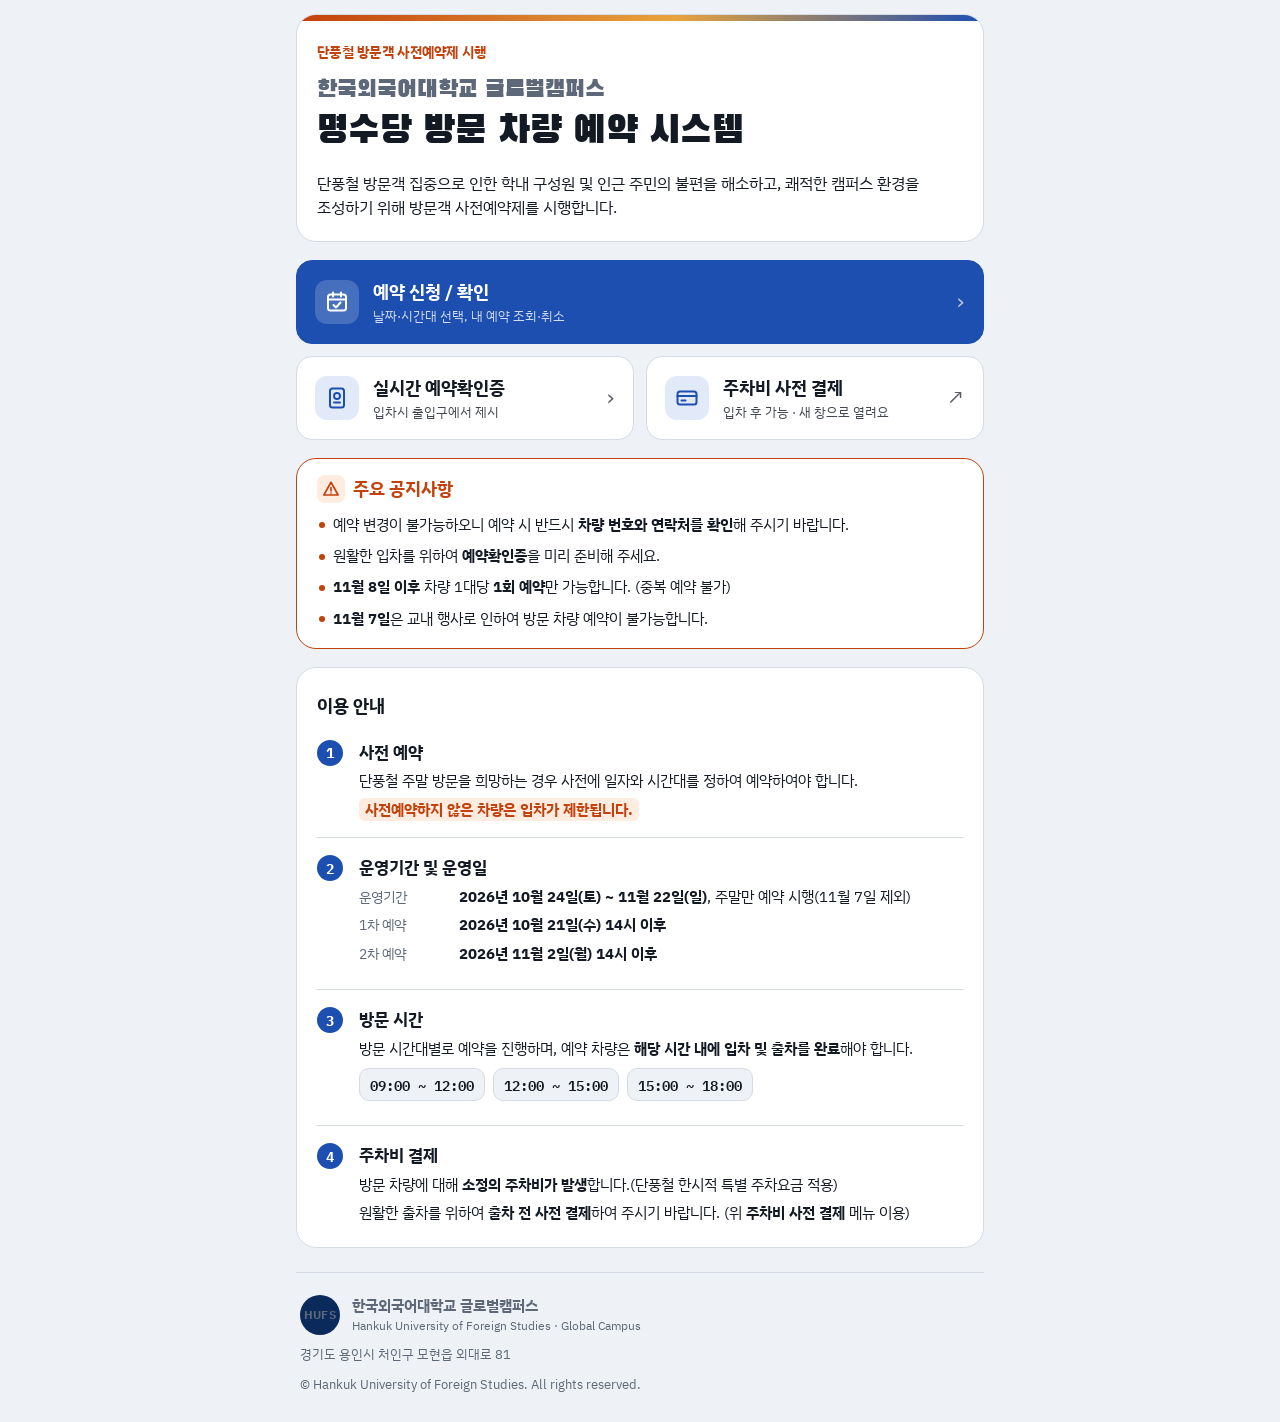
<file: index.html>
<!doctype html>
<html lang="ko" data-page="index">
<head>
  <meta charset="utf-8">
  <meta name="viewport" content="width=device-width, initial-scale=1, viewport-fit=cover">
  <title>명수당 방문 차량 예약 | 한국외국어대학교 글로벌캠퍼스</title>
  <meta name="theme-color" content="#1d4fb0">
  <meta name="description" content="한국외국어대학교 글로벌캠퍼스 명수당 방문 차량 사전예약제 안내 — 단풍철 주말 방문 차량은 사전에 일자와 시간대를 예약해 주세요.">
  <link rel="icon" href="icon.svg" type="image/svg+xml">
  <link rel="apple-touch-icon" href="icon-192.png">
  <link rel="preconnect" href="https://fonts.googleapis.com">
  <link rel="stylesheet" href="https://fonts.googleapis.com/css2?family=Black+Han+Sans&family=IBM+Plex+Sans+KR:wght@400;500;600;700&family=IBM+Plex+Mono:wght@500;600&display=swap">
  <link rel="stylesheet" href="apply.css?v=9">
  <style>
    :root { --leaf: #c2410c; --leaf-soft: #fdecdf; }
    @media (prefers-color-scheme: dark) { :root { --leaf: #ff9a62; --leaf-soft: #3a2014; } }
    .page.home { max-width: 720px; gap: 18px; }

    /* 머리 */
    .hero { background: var(--surface); border: 1px solid var(--line); border-radius: 20px; padding: 26px 20px 22px; display: grid; gap: 14px; position: relative; overflow: hidden; }
    .hero::before { content: ""; position: absolute; inset: 0 0 auto 0; height: 6px; background: linear-gradient(90deg, var(--leaf), #e8a33d 55%, var(--accent)); }
    .kicker { margin: 0; font-size: 14px; font-weight: 700; color: var(--leaf); letter-spacing: .02em; }
    .hero h1 { margin: 0; font-family: var(--display); font-weight: 400; font-size: clamp(26px, 6.4vw, 38px); line-height: 1.25; }
    .hero h1 small { display: block; font-size: .62em; color: var(--muted); margin-bottom: 4px; }
    .lead { margin: 0; font-size: 16px; color: var(--ink); }

    /* 메뉴 */
    .menu { display: grid; gap: 12px; grid-template-columns: 1fr; }
    @media (min-width: 560px) { .menu { grid-template-columns: 1fr 1fr; } }
    .menu a { display: grid; grid-template-columns: auto 1fr auto; align-items: center; gap: 14px; min-height: 84px; padding: 16px 18px; border-radius: 16px; text-decoration: none; color: inherit; border: 1px solid var(--line); background: var(--surface); }
    .menu a:focus-visible { outline: 3px solid var(--accent); outline-offset: 2px; }
    @media (min-width: 560px) { .menu a.go { grid-column: 1 / -1; } }
    .menu a.go { background: var(--accent); color: var(--accent-ink); border-color: var(--accent); }
    .menu .ic { width: 44px; height: 44px; border-radius: 12px; display: grid; place-items: center; background: var(--accent-soft); color: var(--accent); }
    .menu a.go .ic { background: rgba(255, 255, 255, .18); color: inherit; }
    .menu .ic svg { width: 24px; height: 24px; }
    .menu b { display: block; font-size: 18px; }
    .menu span.sub { display: block; font-size: 13px; opacity: .8; margin-top: 2px; }
    .menu .arr { font-size: 22px; opacity: .7; }

    /* 안내문 */
    .guide { background: var(--surface); border: 1px solid var(--line); border-radius: 20px; padding: 6px 20px; }
    .guide h2.gt { margin: 18px 0 4px; font-size: 18px; }
    .item { display: grid; grid-template-columns: 30px 1fr; gap: 12px; padding: 16px 0; border-top: 1px solid var(--line); }
    .item:first-of-type { border-top: 0; }
    .item .num { margin-top: 1px; }
    .item h3 { margin: 0 0 6px; font-size: 17px; }
    .item p { margin: 0 0 6px; font-size: 15px; }
    .item p:last-child { margin-bottom: 0; }
    .item .note { color: var(--muted); font-size: 14px; }
    .hl { background: var(--leaf-soft); color: var(--leaf); font-weight: 700; padding: 1px 6px; border-radius: 6px; }
    .facts { display: grid; gap: 6px; margin: 6px 0 8px; padding: 0; list-style: none; }
    .facts li { display: grid; grid-template-columns: 92px 1fr; gap: 8px; font-size: 15px; }
    .facts li > span:first-child { color: var(--muted); font-size: 14px; }
    .slots { display: flex; flex-wrap: wrap; gap: 8px; margin: 8px 0; padding: 0; list-style: none; }
    .slots li { font-family: var(--mono); font-size: 14px; font-weight: 600; font-variant-numeric: tabular-nums; border: 1px solid var(--line); border-radius: 10px; padding: 5px 10px; background: var(--bg); }
    .callout { margin-top: 8px !important; padding: 10px 12px; border-radius: 10px; background: var(--warn-soft); border: 1px solid var(--warn); font-size: 14px !important; }

    /* 주요 공지사항 */
    .notice-box { background: var(--surface); border: 1.5px solid var(--leaf); border-radius: 20px; padding: 16px 20px 18px; }
    .notice-box h2 { margin: 0 0 10px; font-size: 18px; display: flex; align-items: center; gap: 8px; color: var(--leaf); }
    .notice-box .ni { width: 28px; height: 28px; border-radius: 8px; display: grid; place-items: center; background: var(--leaf-soft); flex: none; }
    .notice-box .ni svg { width: 18px; height: 18px; }
    .notice-box ul { margin: 0; padding: 0; list-style: none; display: grid; gap: 8px; }
    .notice-box li { position: relative; padding-left: 16px; font-size: 15px; line-height: 1.55; }
    .notice-box li::before { content: ""; position: absolute; left: 2px; top: .62em; width: 6px; height: 6px; border-radius: 50%; background: var(--leaf); }

    /* 하단 학교 정보 */
    .foot { text-align: left; margin-top: 6px; border-top: 1px solid var(--line); padding: 22px 4px 0; display: grid; gap: 10px; font-size: 13px; color: var(--muted); }
    .foot .org { display: flex; align-items: center; gap: 12px; color: var(--ink); }
    .foot .seal { width: 40px; height: 40px; border-radius: 50%; display: grid; place-items: center; background: #0a2a5c; color: #fff; font-weight: 700; font-size: 12px; letter-spacing: .02em; flex: none; }
    .foot .org b { display: block; font-size: 15px; }
    .foot .org span { font-size: 12px; color: var(--muted); }
    .foot p { margin: 0; }
  </style>
</head>
<body>
<div class="page home">

  <header class="hero">
    <p class="kicker">단풍철 방문객 사전예약제 시행</p>
    <h1><small>한국외국어대학교 글로벌캠퍼스</small>명수당 방문 차량 예약 시스템</h1>
    <p class="lead">단풍철 방문객 집중으로 인한 학내 구성원 및 인근 주민의 불편을 해소하고, 쾌적한 캠퍼스 환경을 조성하기 위해 방문객 사전예약제를 시행합니다.</p>
  </header>

  <nav class="menu" aria-label="바로가기">
    <a class="go" href="apply.html">
      <span class="ic" aria-hidden="true"><svg viewBox="0 0 24 24" fill="none" stroke="currentColor" stroke-width="2" stroke-linecap="round" stroke-linejoin="round"><rect x="3" y="4.5" width="18" height="16" rx="2.5"/><path d="M3 9.5h18M8 2.5v4M16 2.5v4M8.5 15l2.5 2.5 4.5-5"/></svg></span>
      <span><b>예약 신청 / 확인</b><span class="sub">날짜·시간대 선택, 내 예약 조회·취소</span></span>
      <span class="arr" aria-hidden="true">›</span>
    </a>
    <a href="pass.html">
      <span class="ic" aria-hidden="true"><svg viewBox="0 0 24 24" fill="none" stroke="currentColor" stroke-width="2" stroke-linecap="round" stroke-linejoin="round"><rect x="5" y="2.5" width="14" height="19" rx="2.5"/><circle cx="12" cy="10" r="3"/><path d="M9 16.5h6"/></svg></span>
      <span><b>실시간 예약확인증</b><span class="sub">입차시 출입구에서 제시</span></span>
      <span class="arr" aria-hidden="true">›</span>
    </a>
    <a href="https://tinyurl.com/hufspay" target="_blank" rel="noopener">
      <span class="ic" aria-hidden="true"><svg viewBox="0 0 24 24" fill="none" stroke="currentColor" stroke-width="2" stroke-linecap="round" stroke-linejoin="round"><rect x="2.5" y="5.5" width="19" height="13" rx="2.5"/><path d="M2.5 10h19M6.5 14.5h4"/></svg></span>
      <span><b>주차비 사전 결제</b><span class="sub">입차 후 가능 · 새 창으로 열려요</span></span>
      <span class="arr" aria-hidden="true">↗</span>
    </a>
  </nav>

  <section class="notice-box" aria-labelledby="nt">
    <h2 id="nt"><span class="ni" aria-hidden="true"><svg viewBox="0 0 24 24" fill="none" stroke="currentColor" stroke-width="2.2" stroke-linecap="round" stroke-linejoin="round"><path d="M12 3 2.5 20h19L12 3Z"/><path d="M12 10v4.5M12 17.5v.01"/></svg></span>주요 공지사항</h2>
    <ul>
      <li>예약 변경이 불가능하오니 예약 시 반드시 <b>차량 번호와 연락처를 확인</b>해 주시기 바랍니다.</li>
      <li>원활한 입차를 위하여 <b>예약확인증</b>을 미리 준비해 주세요.</li>
      <li><b>11월 8일 이후</b> 차량 1대당 <b>1회 예약</b>만 가능합니다. (중복 예약 불가)</li>
      <li><b>11월 7일</b>은 교내 행사로 인하여 방문 차량 예약이 불가능합니다.</li>
    </ul>
  </section>

  <main class="guide" aria-labelledby="gt">
    <h2 class="gt" id="gt">이용 안내</h2>

    <section class="item" aria-labelledby="g1">
      <span class="num" aria-hidden="true">1</span>
      <div>
        <h3 id="g1">사전 예약</h3>
        <p>단풍철 주말 방문을 희망하는 경우 사전에 일자와 시간대를 정하여 예약하여야 합니다.</p>
        <p><span class="hl">사전예약하지 않은 차량은 입차가 제한됩니다.</span></p>
      </div>
    </section>

    <section class="item" aria-labelledby="g2">
      <span class="num" aria-hidden="true">2</span>
      <div>
        <h3 id="g2">운영기간 및 운영일</h3>
        <ul class="facts">
          <li><span>운영기간</span><span><b>2026년 10월 24일(토) ~ 11월 22일(일)</b>, 주말만 예약 시행(11월 7일 제외)</span></li>
          <li><span>1차 예약</span><span><b>2026년 10월 21일(수) 14시 이후</b></span></li>
          <li><span>2차 예약</span><span><b>2026년 11월 2일(월) 14시 이후</b></span></li>
        </ul>
      </div>
    </section>

    <section class="item" aria-labelledby="g3">
      <span class="num" aria-hidden="true">3</span>
      <div>
        <h3 id="g3">방문 시간</h3>
        <p>방문 시간대별로 예약을 진행하며, 예약 차량은 <b>해당 시간 내에 입차 및 출차를 완료</b>해야 합니다.</p>
        <ul class="slots" aria-label="방문 시간대">
          <li>09:00 ~ 12:00</li><li>12:00 ~ 15:00</li><li>15:00 ~ 18:00</li>
        </ul>
      </div>
    </section>

    <section class="item" aria-labelledby="g4">
      <span class="num" aria-hidden="true">4</span>
      <div>
        <h3 id="g4">주차비 결제</h3>
        <p>방문 차량에 대해 <b>소정의 주차비가 발생</b>합니다.(단풍철 한시적 특별 주차요금 적용)</p>
        <p>원활한 출차를 위하여 <b>출차 전 사전 결제</b>하여 주시기 바랍니다. (위 <b>주차비 사전 결제</b> 메뉴 이용)</p>
      </div>
    </section>
  </main>

  <footer class="foot">
    <div class="org">
      <span class="seal" aria-hidden="true">HUFS</span>
      <span><b>한국외국어대학교 글로벌캠퍼스</b><span>Hankuk University of Foreign Studies · Global Campus</span></span>
    </div>
    <p>경기도 용인시 처인구 모현읍 외대로 81</p>
    <p>© Hankuk University of Foreign Studies. All rights reserved.</p>
  </footer>

</div>
<!-- 접속 수 세기 (화면에는 아무것도 표시되지 않음) -->
<script src="config.js"></script>
<script src="stats.js?v=1"></script>
</body>
</html>
</file>
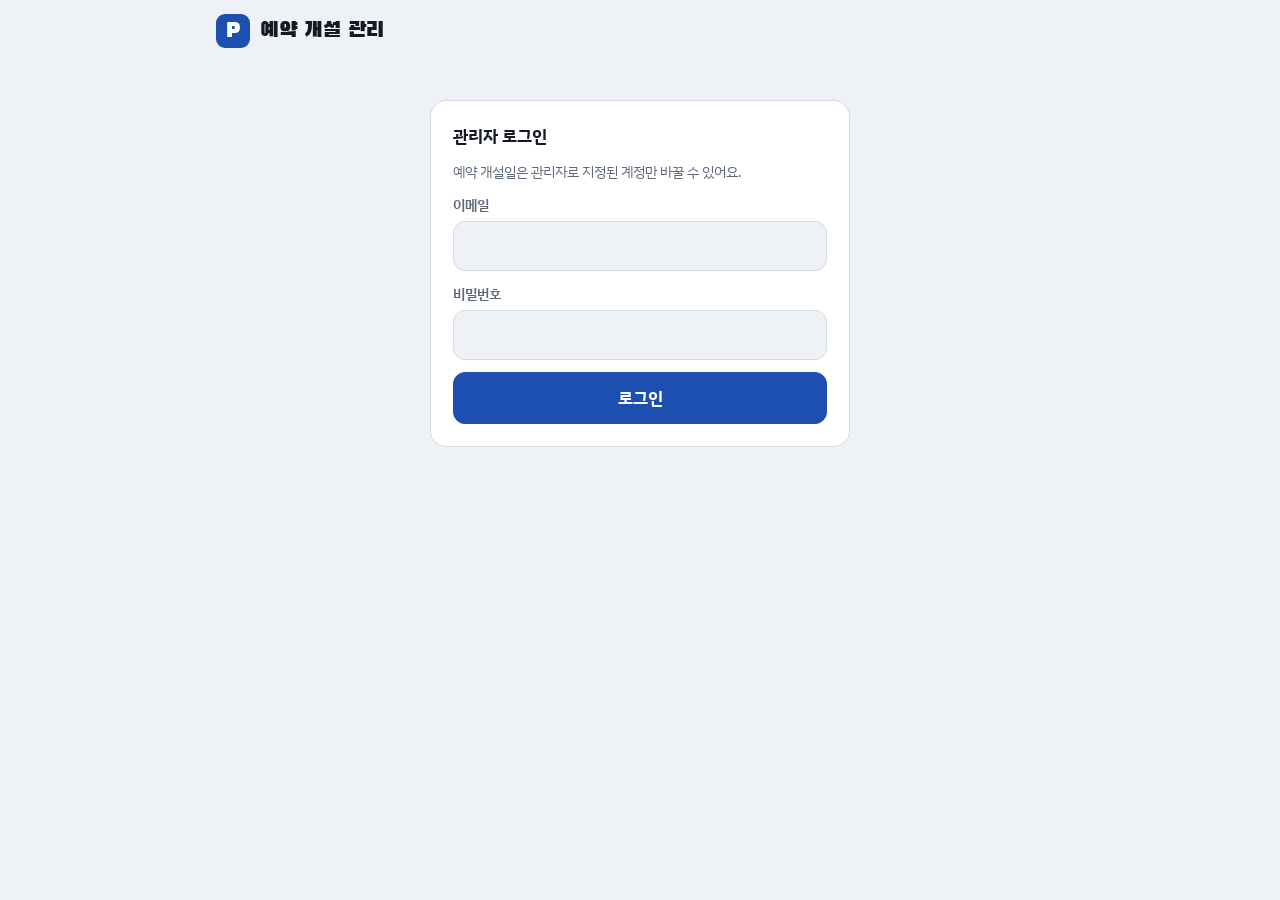
<file: admin-7k2q.html>
<!doctype html>
<html lang="ko">
<head>
  <meta charset="utf-8">
  <meta name="viewport" content="width=device-width, initial-scale=1, viewport-fit=cover">
  <title>예약 개설 관리</title>
  <meta name="robots" content="noindex, nofollow">
  <link rel="icon" href="icon.svg" type="image/svg+xml">
  <link rel="preconnect" href="https://fonts.googleapis.com">
  <link rel="stylesheet" href="https://fonts.googleapis.com/css2?family=Black+Han+Sans&family=IBM+Plex+Sans+KR:wght@400;500;600;700&family=IBM+Plex+Mono:wght@500;600&display=swap">
  <link rel="stylesheet" href="apply.css?v=8">
  <link rel="stylesheet" href="admin.css?v=20">
</head>
<body>
<div class="page admin">
  <header class="top">
    <div class="brand">
      <span class="brand-mark" aria-hidden="true">P</span>
      <span>예약 개설 관리</span>
    </div>
    <div class="who" id="who" hidden>
      <span id="whoEmail"></span>
      <b class="role-badge view" id="roleBadge">보기 전용</b>
      <a class="back" href="check-7k2q.html">확인 앱</a>
      <button type="button" class="small" id="logoutBtn">로그아웃</button>
    </div>
  </header>

  <div class="notice" id="setupNotice" hidden></div>

  <!-- 로그인 -->
  <main id="loginView" hidden>
    <form class="step login-box" id="loginForm" novalidate>
      <h2>관리자 로그인</h2>
      <p class="muted">예약 개설일은 관리자로 지정된 계정만 바꿀 수 있어요.</p>
      <label class="field">이메일<input id="lEmail" type="email" autocomplete="username" required></label>
      <label class="field">비밀번호<input id="lPass" type="password" autocomplete="current-password" required></label>
      <p class="form-error" id="loginError" role="alert"></p>
      <button type="submit" class="primary" id="loginBtn">로그인</button>
    </form>
  </main>

  <!-- 관리 화면 -->
  <main id="adminView" hidden>
    <section class="step" aria-labelledby="calTitle">
      <div class="cal-head">
        <button type="button" class="nav" id="prevMonth" aria-label="이전 달">‹</button>
        <h2 id="calTitle"></h2>
        <button type="button" class="nav" id="nextMonth" aria-label="다음 달">›</button>
      </div>
      <ul class="legend">
        <li><i class="sw open"></i>예약 받는 중</li>
        <li><i class="sw sched"></i>공개 예정</li>
        <li><i class="sw closed"></i>닫힘</li>
      </ul>
      <div class="cal-grid dow" aria-hidden="true"><span class="sun">일</span><span>월</span><span>화</span><span>수</span><span>목</span><span>금</span><span class="sat">토</span></div>
      <div class="cal-grid" id="calGrid" role="grid" aria-labelledby="calTitle"></div>
      <div class="quick">
        <button type="button" class="small" id="pickWeekend">이 달 토·일 모두 선택</button>
        <button type="button" class="small" id="pickClear">선택 해제</button>
      </div>
    </section>

    <p class="notice" id="viewOnlyNote" hidden>보기 전용 계정이에요. 날짜 열기·닫기, 공개 예약, 정원 변경은 <b>편집 권한</b>이 있는 관리자만 할 수 있어요.</p>

    <section class="step actions" aria-labelledby="actTitle">
      <h2 id="actTitle"><span id="selCount">0</span>일 선택됨</h2>
      <p class="sel-list" id="selList">달력에서 날짜를 눌러 고르세요. (지난 날짜는 고를 수 없어요)</p>
      <div class="act-block" aria-labelledby="pubTitle">
        <h3 id="pubTitle"><span class="step-no">1</span>예약 공개 <span class="muted-in">신청 페이지에 날짜를 열고 닫기</span></h3>
        <fieldset class="when">
          <legend class="sr">공개 시점</legend>
          <label class="opt"><input type="radio" name="when" value="now" checked> 바로 공개</label>
          <label class="opt"><input type="radio" name="when" value="later"> 공개 일시 지정</label>
          <input type="datetime-local" id="opensAt" aria-label="공개 일시 (이 시각부터 신청 가능)">
          <p class="when-hint" id="whenHint"></p>
        </fieldset>
        <p class="form-error" id="actError" role="alert"></p>
        <div class="row-buttons">
          <button type="button" class="primary" id="openBtn" disabled>바로 열기</button>
          <button type="button" id="closeBtn" disabled>선택한 날 닫기</button>
        </div>
        <p class="toast" id="toast" role="status"></p>
      </div>

      <div class="act-block" aria-labelledby="capTitle">
        <h3 id="capTitle"><span class="step-no">2</span>시간대별 정원 <span class="muted-in">기본 200 · 공개와 따로 저장</span></h3>
        <fieldset class="caps" id="capsBox" disabled>
          <legend class="sr">시간대별 정원 (비워 두면 그대로)</legend>
          <label class="cap"><span>09~12시</span><input type="number" id="cap09" min="0" max="100000" step="1" inputmode="numeric"><small id="bk09"></small></label>
          <label class="cap"><span>12~15시</span><input type="number" id="cap12" min="0" max="100000" step="1" inputmode="numeric"><small id="bk12"></small></label>
          <label class="cap"><span>15~18시</span><input type="number" id="cap15" min="0" max="100000" step="1" inputmode="numeric"><small id="bk15"></small></label>
        </fieldset>
        <p class="form-error" id="capError" role="alert"></p>
        <button type="button" class="cap-save" id="capBtn" disabled>정원 저장</button>
        <p class="toast" id="capToast" role="status"></p>
      </div>
    </section>

    <section class="step ev-box" aria-labelledby="evTitle">
      <div class="stat-head">
        <h2 id="evTitle">세민전 예약 <span class="muted-in">별도 신청 페이지</span></h2>
        <span class="ev-state" id="evState"></span>
      </div>
      <p class="ev-info" id="evInfo">불러오는 중…</p>
      <fieldset class="caps ev-caps" id="evCaps" disabled><legend class="sr">시간대별 정원</legend></fieldset>
      <div class="ev-ctrl editor-only">
        <label class="switch-row"><input type="checkbox" id="evOpen" role="switch" disabled><span class="sw" aria-hidden="true"></span><span id="evOpenTxt">예약 받기</span></label>
        <label class="ev-at">공개 일시 <input type="datetime-local" id="evOpensAt" disabled><button type="button" class="small" id="evAtClear">비우기</button></label>
        <p class="muted small ev-hint">공개 일시를 비우면 "예약 받기"를 켜는 즉시 열려요. 일시를 넣으면 그때부터 신청할 수 있어요.</p>
        <button type="button" class="primary" id="evSave" disabled>저장</button>
      </div>
      <p class="form-error" id="evError" role="alert"></p>
      <p class="toast" id="evToast" role="status"></p>
      <p class="muted small">정원 0 = 그 시간대는 신청 안 받음. 시간대(시작·끝 시각)와 날짜는 Supabase Table Editor → <code>event_slots</code> · <code>events</code> 에서 고쳐요. 세민전 예약은 위 달력·명수당 정원 숫자에 들어가지 않아요.</p>
    </section>

    <section class="step tools editor-only" aria-labelledby="toolTitle">
      <h2 id="toolTitle">관리 도구 <span class="muted-in">편집 권한</span></h2>

      <div class="tool">
        <h3>신청 페이지 좌석 수 공개</h3>
        <p class="muted small">끄면 신청 페이지에 정원·남은 자리 숫자 없이 막대와 "예약 가능 · 마감 임박 · 마감"만 보여요. 꺼 두면 숫자는 DB에서도 보내지 않아요. 바꾸면 신청 페이지에 바로(30초 안에) 반영돼요.</p>
        <label class="switch-row"><input type="checkbox" id="seatToggle" role="switch" disabled><span class="sw" aria-hidden="true"></span><span id="seatState">불러오는 중…</span></label>
        <p class="form-error" id="seatError" role="alert"></p>
      </div>

      <div class="tool">
        <h3>같은 접속지 신청 제한</h3>
        <p class="muted small">한 인터넷 연결(IP)에서 짧은 시간에 예약이 몰리면(프로그램 대량 신청 등) "잠시 후 다시" 안내로 막아요. 명수당·세민전 합쳐서, 성공한 예약만 세요. 휴대폰 통신사나 학교 와이파이는 여러 사람이 같은 IP를 쓰기도 하니, <b>예약 오픈 직후 "막힌 신청"이 늘면 건수를 올려 주세요.</b> 0건 = 끔.</p>
        <div class="rl-row">
          <label>같은 IP에서 <input type="number" id="rlMin" min="1" max="1440" step="1" inputmode="numeric" disabled> 분에</label>
          <label><input type="number" id="rlMax" min="0" max="1000" step="1" inputmode="numeric" disabled> 건까지</label>
          <button type="button" class="small" id="rlSave" disabled>저장</button>
        </div>
        <p class="rl-stat" id="rlStat"></p>
        <p class="form-error" id="rlError" role="alert"></p>
        <p class="toast" id="rlToast" role="status"></p>
      </div>

      <div class="tool">
        <h3>예약·정기 차량 일괄 등록 (CSV)</h3>
        <p class="muted small">한 줄에 하나씩 — <b>예약</b>: 예약일자,예약시간,차량번호 (예: <code>2026-10-24,09:00,12가3456</code>) · <b>정기 차량</b>: 첫 칸에 "정기" (예: <code>정기,,11가1111,관리사무소</code>, 종료일이 있으면 <code>정기,2026-12-31,11가1111,메모</code>) · 엑셀에서 "CSV(쉼표로 분리)"로 저장한 파일도 돼요.</p>
        <label class="file-btn"><span>CSV 파일 고르기</span><input type="file" id="csvFile" accept=".csv,text/csv,text/plain"></label>
        <div class="csv-preview" id="csvPreview" hidden></div>
        <button type="button" class="primary" id="csvImport" hidden>DB에 등록</button>
        <p class="form-error" id="csvError" role="alert"></p>
        <p class="toast" id="csvResult" role="status"></p>
      </div>

      <div class="tool danger-zone">
        <h3>전체 로그아웃</h3>
        <p class="muted small">확인 앱·관리자 페이지에 로그인된 <b>모든 기기(나 포함)</b>를 1분 안에 로그아웃시켜요. 기기 분실, 담당자 교대 때 쓰세요. 계정은 그대로라 다시 로그인하면 계속 쓸 수 있어요.</p>
        <button type="button" id="logoutAll">전체 로그아웃</button>
        <p class="form-error" id="logoutAllError" role="alert"></p>
      </div>
    </section>

    <section class="step" aria-labelledby="sumTitle">
      <h2 id="sumTitle">앞으로 열려 있는 날짜</h2>
      <p class="muted">시간대별 숫자는 <b>예약 건수 / 정원</b>이에요.</p>
      <div id="summary" class="summary-list"><p class="muted">불러오는 중…</p></div>
    </section>

    <section class="step" aria-labelledby="statTitle">
      <div class="stat-head">
        <h2 id="statTitle">접속 현황</h2>
        <span class="muted" id="statAt"></span>
      </div>
      <div class="tiles">
        <div class="tile live"><span class="t-label"><i class="dot-live" aria-hidden="true"></i>지금 보는 사람</span><b id="sLive">–</b><span class="t-sub" id="sLivePages">최근 5분</span></div>
        <div class="tile"><span class="t-label">오늘 페이지뷰</span><b id="sViews">–</b><span class="t-sub" id="sViewPages"></span></div>
        <div class="tile"><span class="t-label">오늘 방문자</span><b id="sVisitors">–</b><span class="t-sub">기기 기준</span></div>
      </div>
      <h3 class="stat-sub">오늘 시간대별 페이지뷰</h3>
      <div class="hours" id="sHours" aria-label="오늘 시간대별 페이지뷰"></div>
      <h3 class="stat-sub">최근 7일</h3>
      <div class="days" id="sDays"></div>
      <p class="muted small">안내·예약 신청·예약확인증 페이지를 연 횟수예요. 이름·연락처·IP는 저장하지 않고, 기록은 90일 뒤 지워져요.</p>
    </section>

    <section class="step" aria-labelledby="repTitle">
      <div class="stat-head">
        <h2 id="repTitle">여러 번 예약</h2>
        <span class="muted" id="repAt"></span>
      </div>
      <div class="rep-ctrl">
        <div class="seg" role="group" aria-label="기준">
          <button type="button" class="on" data-by="phone" aria-pressed="true">사람(연락처)</button>
          <button type="button" data-by="plate" aria-pressed="false">차량</button>
        </div>
        <select id="repMin" aria-label="최소 예약 횟수">
          <option value="2">2회 이상</option><option value="3">3회 이상</option><option value="4">4회 이상</option><option value="5">5회 이상</option>
        </select>
        <button type="button" id="repRefresh">새로고침</button>
      </div>
      <p class="rep-sum" id="repSum"></p>
      <div class="rep-list" id="repList"></div>
      <button type="button" id="repMore" hidden>더 보기</button>
      <p class="muted small" id="repNote"></p>
    </section>
  </main>
</div>

<script src="supabase.js"></script>
<script src="config.js"></script>
<script src="admin.js?v=20"></script>
</body>
</html>
</file>
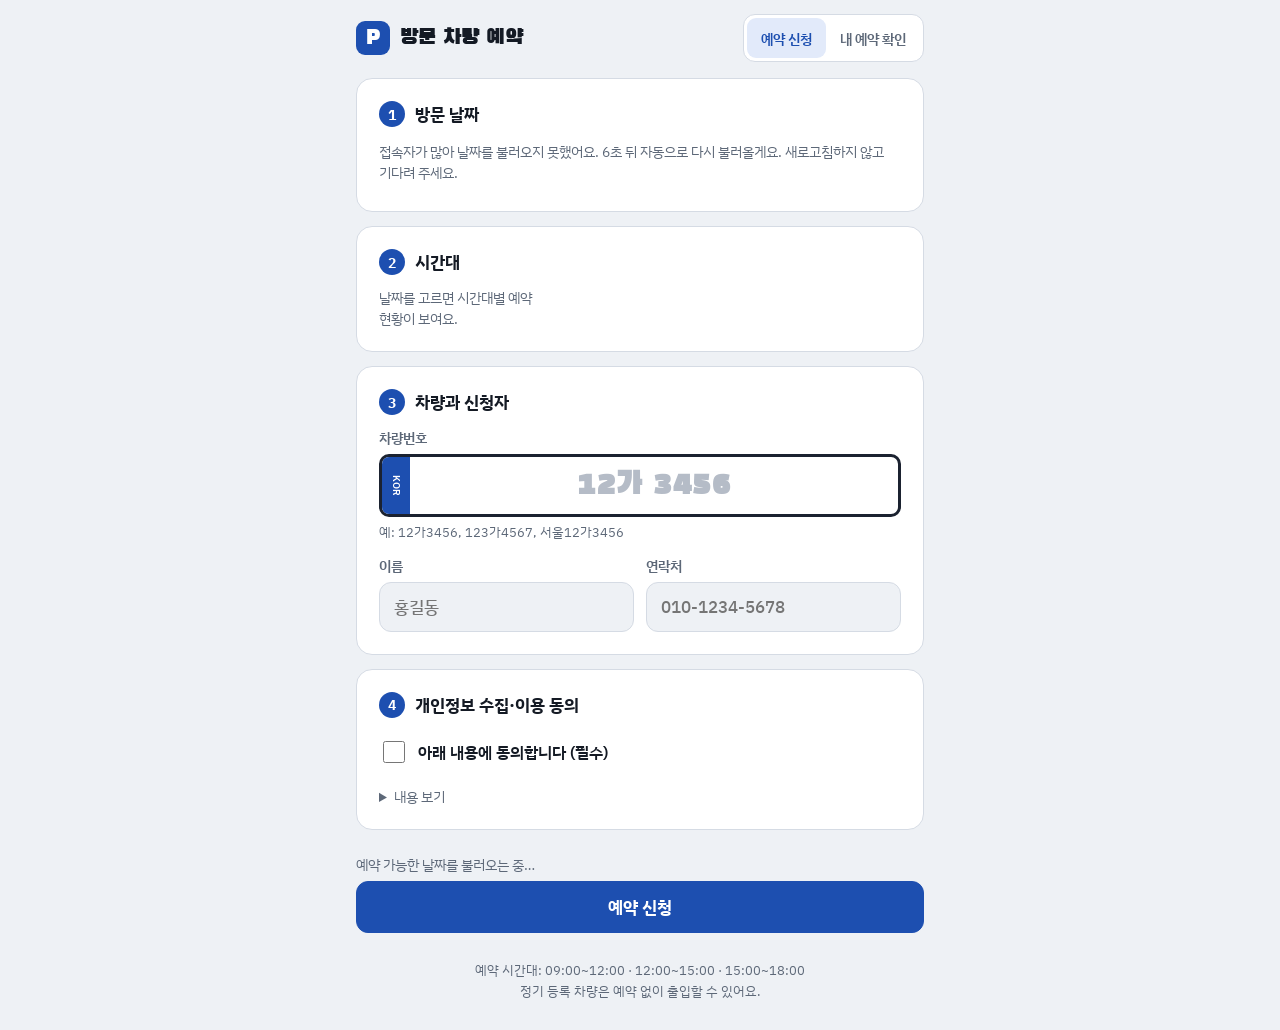
<file: apply.html>
<!doctype html>
<html lang="ko" data-page="apply">
<head>
  <meta charset="utf-8">
  <meta name="viewport" content="width=device-width, initial-scale=1, viewport-fit=cover">
  <title>방문 차량 예약</title>
  <meta name="theme-color" content="#1d4fb0">
  <meta name="description" content="날짜와 시간대를 고르고 차량번호를 입력하면 출입 예약이 바로 확정됩니다.">
  <link rel="icon" href="icon.svg" type="image/svg+xml">
  <link rel="apple-touch-icon" href="icon-192.png">
  <link rel="preconnect" href="https://fonts.googleapis.com">
  <link rel="stylesheet" href="https://fonts.googleapis.com/css2?family=Black+Han+Sans&family=IBM+Plex+Sans+KR:wght@400;500;600;700&family=IBM+Plex+Mono:wght@500;600&display=swap">
  <link rel="stylesheet" href="apply.css?v=12">
</head>
<body>
<div class="page">
  <header class="top">
    <a class="brand" href="./" title="안내 페이지로">
      <span class="brand-mark" aria-hidden="true">P</span>
      <span>방문 차량 예약</span>
    </a>
    <nav class="tabs" aria-label="메뉴">
      <button type="button" id="tabApply" aria-pressed="true">예약 신청</button>
      <button type="button" id="tabMine" aria-pressed="false">내 예약 확인</button>
    </nav>
  </header>

  <div class="notice" id="setupNotice" hidden></div>

  <!-- 예약 신청 -->
  <main id="applyView">
    <section class="step closed" id="closedNote" hidden>
      <h2>지금은 예약 가능한 날짜가 없어요</h2>
      <p class="muted">예약이 열리면 이 페이지에서 신청할 수 있어요. 이미 한 예약은 [내 예약 확인]에서 볼 수 있어요.</p>
    </section>
    <form id="applyForm" novalidate>
      <section class="step" aria-labelledby="s1">
        <h2 id="s1"><span class="num">1</span>방문 날짜</h2>
        <div class="dates" id="dateStrip" role="radiogroup" aria-label="방문 날짜"></div>
        <p class="date-note" id="dateNote" role="status"></p>
      </section>

      <section class="step" aria-labelledby="s2">
        <h2 id="s2"><span class="num">2</span>시간대</h2>
        <div class="slots" id="slotList" role="radiogroup" aria-label="시간대">
          <p class="muted">날짜를 고르면 시간대별 예약 현황이 보여요.</p>
        </div>
      </section>

      <section class="step" aria-labelledby="s3">
        <h2 id="s3"><span class="num">3</span>차량과 신청자</h2>
        <label class="field">차량번호
          <div class="plate">
            <span class="strip" aria-hidden="true">KOR</span>
            <input id="fPlate" autocomplete="off" spellcheck="false" placeholder="12가 3456" required>
          </div>
          <span class="hint" id="plateHint">예: 12가3456, 123가4567, 서울12가3456</span>
        </label>
        <div class="two">
          <label class="field">이름
            <input id="fName" autocomplete="name" maxlength="30" placeholder="홍길동" required>
          </label>
          <label class="field">연락처
            <input id="fPhone" type="tel" inputmode="numeric" autocomplete="tel" placeholder="010-1234-5678" maxlength="13" required>
          </label>
        </div>
      </section>

      <section class="step" aria-labelledby="s4">
        <h2 id="s4"><span class="num">4</span>개인정보 수집·이용 동의</h2>
        <label class="agree">
          <input type="checkbox" id="fAgree">
          <span>아래 내용에 동의합니다 (필수)</span>
        </label>
        <details class="terms">
          <summary>내용 보기</summary>
          <table>
            <tr><th>수집 항목</th><td>이름, 연락처, 차량번호, 방문 날짜·시간대</td></tr>
            <tr><th>이용 목적</th><td>방문 차량 출입 확인, 예약 관련 연락</td></tr>
            <tr><th>보관 기간</th><td>이름·연락처는 방문일로부터 30일 후 삭제</td></tr>
          </table>
          <p>동의하지 않으실 수 있으며, 이 경우 예약 신청을 할 수 없습니다.</p>
        </details>
      </section>

      <div class="submit-bar">
        <p class="summary" id="summary">날짜와 시간대를 골라 주세요.</p>
        <p class="form-error" id="formError" role="alert"></p>
        <button type="submit" class="primary" id="submitBtn">예약 신청</button>
      </div>
    </form>
  </main>

  <!-- 신청 완료 -->
  <main id="doneView" hidden>
    <section class="ticket" aria-labelledby="doneTitle">
      <div class="ticket-head">
        <span class="check" aria-hidden="true">✓</span>
        <h2 id="doneTitle">예약이 확정됐어요</h2>
      </div>
      <dl class="ticket-body">
        <div><dt>예약번호</dt><dd class="mono" id="dCode"></dd></div>
        <div><dt>방문 날짜</dt><dd id="dDate"></dd></div>
        <div><dt>시간대</dt><dd id="dSlot"></dd></div>
        <div><dt>차량번호</dt><dd><span class="mini-plate" id="dPlate"></span></dd></div>
      </dl>
      <p class="ticket-foot">예약한 시간대에 오시면 번호판 확인 후 바로 들어오실 수 있어요. 번호판 인식이 어려울 때는 <b>실시간 예약확인증</b>을 보여 주세요.</p>
    </section>
    <button type="button" class="primary pass-go" id="passBtn">실시간 예약확인증 열기</button>
    <div class="row-buttons">
      <button type="button" class="primary" id="againBtn">다른 예약 신청</button>
      <button type="button" id="toMineBtn">내 예약 확인·취소</button>
    </div>
  </main>

  <!-- 내 예약 확인·취소 -->
  <main id="mineView" hidden>
    <section class="step" aria-labelledby="m1">
      <h2 id="m1">내 예약 확인·취소</h2>
      <p class="muted">신청할 때 입력한 차량번호와 연락처를 넣어 주세요.</p>
      <form id="mineForm" class="two" novalidate>
        <label class="field">차량번호<input id="mPlate" autocomplete="off" placeholder="12가 3456"></label>
        <label class="field">연락처<input id="mPhone" type="tel" inputmode="numeric" placeholder="010-1234-5678" maxlength="13"></label>
        <button type="submit" class="primary wide" id="mineBtn">조회</button>
      </form>
      <p class="form-error" id="mineError" role="alert"></p>
      <div id="mineList"></div>
    </section>
  </main>

  <footer class="foot">
    <span>예약 시간대: 09:00~12:00 · 12:00~15:00 · 15:00~18:00</span>
    <span>정기 등록 차량은 예약 없이 출입할 수 있어요.</span>
  </footer>
</div>

<script src="supabase.js"></script>
<script src="config.js"></script>
<script src="stats.js?v=2"></script>
<script src="apply.js?v=16"></script>
</body>
</html>
</file>
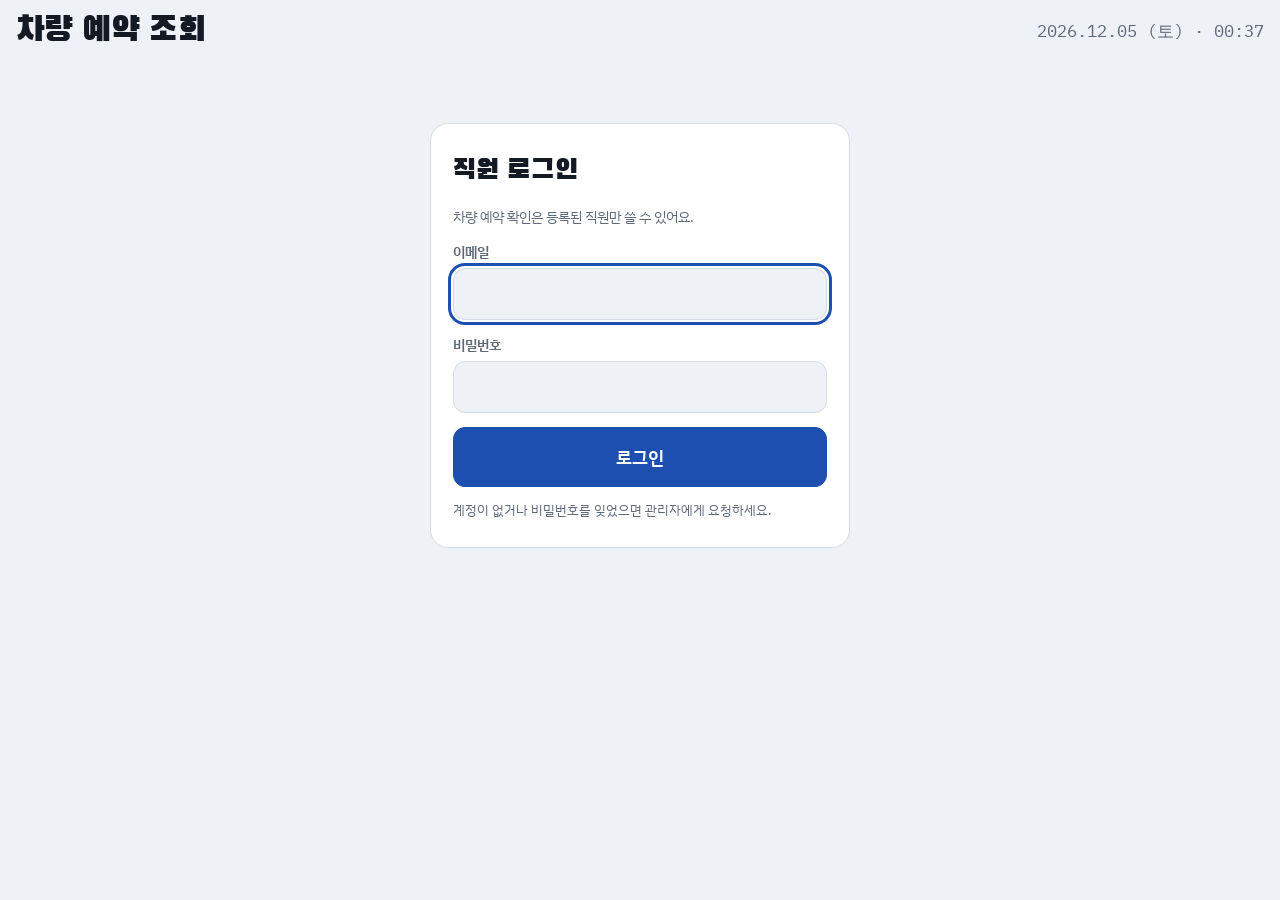
<file: check-7k2q.html>
<!doctype html>
<html lang="ko">
<head>
  <meta charset="utf-8">
  <meta name="viewport" content="width=device-width, initial-scale=1, viewport-fit=cover">
  <title>차량 예약 조회</title>
  <meta name="robots" content="noindex, nofollow">
  <meta name="theme-color" content="#0f131a">
  <meta name="apple-mobile-web-app-capable" content="yes">
  <meta name="mobile-web-app-capable" content="yes">
  <meta name="apple-mobile-web-app-status-bar-style" content="black-translucent">
  <meta name="apple-mobile-web-app-title" content="예약 조회">
  <link rel="manifest" href="manifest.webmanifest">
  <link rel="icon" href="icon.svg" type="image/svg+xml">
  <link rel="apple-touch-icon" href="icon-192.png">
  <link rel="preconnect" href="https://fonts.googleapis.com">
  <link rel="stylesheet" href="https://fonts.googleapis.com/css2?family=Black+Han+Sans&family=IBM+Plex+Sans+KR:wght@400;500;600;700&family=IBM+Plex+Mono:wght@500;600&display=swap">
  <link rel="stylesheet" href="style.css?v=25">
</head>
<body class="locked cam-off">
<div class="app">
  <header class="top">
    <h1>차량 예약 조회</h1>
    <div class="top-right">
      <div class="net" id="netStatus" data-s="info"><i></i><span>준비 중…</span></div>
      <div class="today" id="today"></div>
      <div class="account" id="account" hidden>
        <b class="scope-badge" id="scopeBadge" hidden></b>
        <span id="accountEmail"></span>
        <button type="button" class="icon-btn" id="logoutBtn">로그아웃</button>
      </div>
      <button type="button" class="icon-btn" id="fsBtn" hidden aria-label="전체 화면">
        <svg viewBox="0 0 24 24" fill="none" stroke="currentColor" stroke-width="2" aria-hidden="true"><path d="M4 9V4h5M20 9V4h-5M4 15v5h5M20 15v5h-5"/></svg>
        <span>전체 화면</span>
      </button>
    </div>
  </header>

  <div class="notice" id="setupNotice" hidden></div>

  <!-- 직원 로그인 -->
  <section class="login" id="loginView" hidden aria-labelledby="loginTitle">
    <form class="login-card" id="loginForm" novalidate>
      <h2 id="loginTitle">직원 로그인</h2>
      <p class="muted">차량 예약 확인은 등록된 직원만 쓸 수 있어요.</p>
      <label class="login-field">이메일<input id="lEmail" type="email" autocomplete="username" inputmode="email" required></label>
      <label class="login-field">비밀번호<input id="lPass" type="password" autocomplete="current-password" required></label>
      <p class="login-error" id="loginError" role="alert"></p>
      <button class="primary big" id="loginBtn" type="submit">로그인</button>
      <p class="muted small">계정이 없거나 비밀번호를 잊었으면 관리자에게 요청하세요.</p>
    </form>
  </section>

  <main class="grid">
    <!-- 왼쪽(세로 화면에선 위): 카메라 + 직접 입력 -->
    <section class="col scan" aria-label="번호판 확인">
      <div class="cam" id="camBox" data-s="idle">
        <video id="video" playsinline muted autoplay></video>
        <div class="guide" aria-hidden="true"></div>
        <div class="plate-mark" id="plateMark" hidden aria-hidden="true"></div>
        <canvas class="plate-zoom" id="plateZoom" hidden aria-label="찾은 번호판 확대"></canvas>
        <div class="cam-idle" id="camIdle">
          <button class="primary big" id="startCam" type="button">카메라 켜기</button>
          <p>번호판을 가운데 네모 안에 맞추면 자동으로 읽어 예약 여부를 보여줍니다.</p>
        </div>
        <div class="cam-status" id="camStatus" hidden>번호판을 찾는 중…</div>
        <button type="button" class="cam-stop" id="stopCam" hidden>카메라 끄기</button>
        <div class="zoom-ctl" id="zoomCtl" hidden>
          <button type="button" id="zoomOut" aria-label="축소">−</button>
          <span id="zoomLabel" aria-live="polite">1.0×</span>
          <button type="button" id="zoomIn" aria-label="확대">+</button>
        </div>
        <div class="zoom-hint" id="zoomHint" hidden>두 손가락으로 벌리면 확대돼요</div>
      </div>

      <div class="manual">
        <div class="plate">
          <div class="strip" aria-hidden="true">KOR</div>
          <input id="plateInput" autocomplete="off" spellcheck="false" placeholder="12가 3456" aria-label="차량번호" inputmode="numeric" enterkeyhint="search">
          <button type="button" class="kbd-toggle" id="kbdToggle" aria-label="한글 자판으로 바꾸기">가</button>
        </div>
        <button class="primary" id="checkBtn" type="button">예약 확인</button>
        <label class="btn" id="camBtn">
          <span id="camLabel">사진으로 인식</span>
          <input id="camInput" type="file" accept="image/*">
        </label>
      </div>
    </section>

    <!-- 오른쪽(세로 화면에선 아래): 신호 + 예약 현황 -->
    <section class="col side" aria-label="확인 결과와 예약 현황">
      <div class="result" id="result" data-s="idle" aria-live="polite">
        <div class="verdict"><span class="dot"></span>대기 중</div>
        <div class="sub">카메라를 켜거나 번호를 입력하면 여기에 예약 여부가 표시됩니다.</div>
      </div>

      <ul class="legend" aria-label="신호 안내">
        <li><i class="lamp ok"></i>오늘 · 지금 시간대</li>
        <li><i class="lamp warn"></i>오늘 · 다른 시간대</li>
        <li><i class="lamp bad"></i>오늘 예약 아님</li>
        <li><i class="lamp reg"></i>정기 차량</li>
      </ul>

      <div class="panel ledger-panel">
        <div class="ledger-top">
          <h2 id="ledgerTitle">예약 현황</h2>
          <div class="slots" aria-label="예약 시간대 색"><b class="s09">09~12</b><b class="s12">12~15</b><b class="s15">15~18</b></div>
        </div>
        <div class="ledger-head">
          <div class="seg" role="group" aria-label="보기">
            <button type="button" id="vToday" aria-pressed="true">오늘</button>
            <button type="button" id="vUp" aria-pressed="false">오늘 이후</button>
            <button type="button" id="vReg" aria-pressed="false">정기 차량</button>
          </div>
          <input id="filter" type="search" placeholder="번호로 찾기" aria-label="예약 목록에서 번호로 찾기">
        </div>
        <div id="ledger" class="ledger"><p class="empty">예약 목록을 불러오는 중…</p></div>
      </div>
    </section>
  </main>
</div>

<!-- 모든 라이브러리를 앱 안에 포함 — 인터넷 없이 동작 (폴더 없이 한 곳에 두면 됨) -->
<script src="supabase.js"></script>
<script src="tesseract.min.js"></script>
<script src="config.js"></script>
<script src="app.js?v=28"></script>
</body>
</html>
</file>
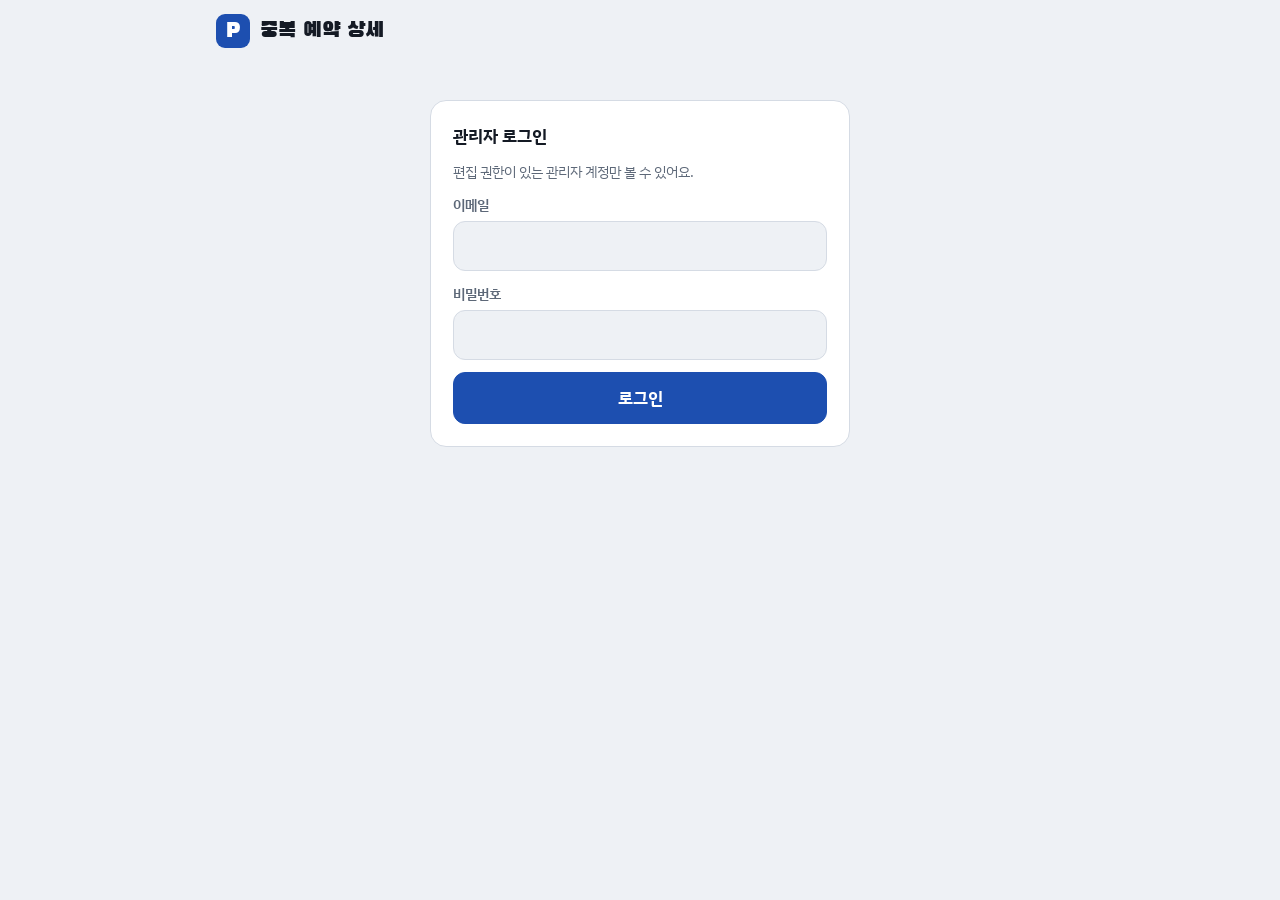
<file: dup-w6ef6uaa.html>
<!doctype html>
<html lang="ko">
<head>
  <meta charset="utf-8">
  <meta name="viewport" content="width=device-width, initial-scale=1, viewport-fit=cover">
  <title>중복 예약 상세</title>
  <meta name="robots" content="noindex, nofollow">
  <meta name="referrer" content="no-referrer">
  <link rel="icon" href="icon.svg" type="image/svg+xml">
  <link rel="preconnect" href="https://fonts.googleapis.com">
  <link rel="stylesheet" href="https://fonts.googleapis.com/css2?family=Black+Han+Sans&family=IBM+Plex+Sans+KR:wght@400;500;600;700&family=IBM+Plex+Mono:wght@500;600&display=swap">
  <link rel="stylesheet" href="apply.css?v=8">
  <link rel="stylesheet" href="admin.css?v=16">
  <style>
    .dup .tiles { grid-template-columns: repeat(auto-fit, minmax(150px, 1fr)); }
    .dup .tile.warn { border-color: var(--bad); }
    .dup .tile.warn b { color: var(--bad); }
    .dist { display: flex; flex-wrap: wrap; gap: 6px; font-size: 13px; }
    .dist span { padding: 3px 9px; border-radius: 999px; background: var(--bg); border: 1px solid var(--line); white-space: nowrap; }
    .dist b { font-family: var(--mono); }
    .find { display: grid; grid-template-columns: minmax(0, 1fr) auto; gap: 8px; }
    .find input { min-height: 46px; border: 1px solid var(--line); border-radius: 12px; padding: 0 12px; font: inherit; background: var(--surface); color: inherit; min-width: 0; }
    .rep-who .nm2 { font-size: 13px; color: var(--muted); }
    .rep-who .at { font-size: 12px; color: var(--muted); font-variant-numeric: tabular-nums; }
    .dup .rep-row > div:first-child { grid-row: span 2; display: grid; gap: 4px; align-content: start; }
    .rep-idx { font-family: var(--mono); font-size: 11px; color: var(--muted); text-align: center; }
    .rep-row mark { background: #ffe58a; color: inherit; border-radius: 3px; }
    #dMore { justify-self: center; }
    .period { display: flex; flex-wrap: wrap; align-items: center; gap: 8px; margin-bottom: 12px; font-size: 14px; font-weight: 600; }
    .period input[type="date"] { min-height: 42px; border: 1px solid var(--line); border-radius: 10px; padding: 0 10px; font: inherit; font-weight: 500; background: var(--surface); color: inherit; }
    .period .tilde { color: var(--muted); }
    .period .quick { display: inline-flex; gap: 6px; flex-wrap: wrap; }
    .period .quick button { min-height: 42px; }
    .period-note { margin: -4px 0 12px; font-size: 13px; color: var(--muted); }
  </style>
</head>
<body>
<div class="page admin dup">
  <header class="top">
    <div class="brand">
      <span class="brand-mark" aria-hidden="true">P</span>
      <span>중복 예약 상세</span>
    </div>
    <div class="who" id="who" hidden>
      <span id="whoEmail"></span>
      <b class="role-badge edit">편집</b>
      <button type="button" class="small" id="logoutBtn">로그아웃</button>
    </div>
  </header>

  <div class="notice" id="setupNotice" hidden></div>

  <main id="loginView" hidden>
    <form class="step login-box" id="loginForm" novalidate>
      <h2>관리자 로그인</h2>
      <p class="muted">편집 권한이 있는 관리자 계정만 볼 수 있어요.</p>
      <label class="field">이메일<input id="lEmail" type="email" autocomplete="username" required></label>
      <label class="field">비밀번호<input id="lPass" type="password" autocomplete="current-password" required></label>
      <p class="form-error" id="loginError" role="alert"></p>
      <button type="submit" class="primary" id="loginBtn">로그인</button>
    </form>
  </main>

  <main id="mainView" hidden>
    <section class="step">
      <div class="period" role="group" aria-label="중복 판정 기간 (예약일 기준)">
        <span>예약일</span>
        <input type="date" id="dFrom" aria-label="시작일">
        <span class="tilde">~</span>
        <input type="date" id="dTo" aria-label="종료일">
        <span class="quick">
          <button type="button" class="small" id="pFrom1108">11/8부터</button>
          <button type="button" class="small" id="pAll">전체 기간</button>
        </span>
      </div>
      <p class="period-note" id="periodNote"></p>
      <div class="stat-head">
        <h2>한눈에 보기</h2>
        <span class="muted" id="dAt"></span>
      </div>
      <div class="tiles">
        <div class="tile"><span class="t-label">오픈 좌석</span><b id="tSeats">–</b><span class="t-sub" id="tSeatsSub">공개된 날짜 정원 합계</span></div>
        <div class="tile"><span class="t-label">예약</span><b id="tBook">–</b><span class="t-sub" id="tBookSub"></span></div>
        <div class="tile warn"><span class="t-label" id="tDupLabel">중복 추정 인원</span><b id="tDup">–</b><span class="t-sub" id="tDupSub"></span></div>
        <div class="tile warn"><span class="t-label">중복이 차지한 자리</span><b id="tExtra">–</b><span class="t-sub" id="tExtraSub"></span></div>
      </div>
      <div class="dist" id="dist"></div>
    </section>

    <section class="step">
      <div class="rep-ctrl">
        <div class="seg" role="group" aria-label="기준">
          <button type="button" class="on" data-by="phone" aria-pressed="true">사람(연락처)</button>
          <button type="button" data-by="plate" aria-pressed="false">차량</button>
        </div>
        <select id="dMin" aria-label="최소 예약 횟수">
          <option value="1">1회 이상 (전체)</option><option value="2" selected>2회 이상</option><option value="3">3회 이상</option><option value="4">4회 이상</option>
          <option value="5">5회 이상</option><option value="7">7회 이상</option><option value="10">10회 이상</option>
        </select>
        <button type="button" id="dCsv">CSV 저장</button>
        <button type="button" id="dRefresh">새로고침</button>
      </div>
      <div class="find">
        <input id="dFind" type="search" placeholder="이름 · 연락처 · 차량번호로 찾기" autocomplete="off">
        <button type="button" id="dClear">지우기</button>
      </div>
      <p class="rep-sum" id="dSum"></p>
      <div class="rep-list" id="dList"></div>
      <button type="button" id="dMore" hidden>더 보기</button>
      <p class="muted small" id="dNote"></p>
    </section>
  </main>
</div>

<script src="supabase.js"></script>
<script src="config.js"></script>
<script>
(function () {
  "use strict";
  var $ = function (id) { return document.getElementById(id); };
  var pad = function (n) { return String(n).padStart(2, "0"); };
  var esc = function (s) { return String(s == null ? "" : s).replace(/[&<>"']/g, function (c) { return { "&": "&amp;", "<": "&lt;", ">": "&gt;", "\"": "&quot;", "'": "&#39;" }[c]; }); };
  var ymd = function (d) { return d.getFullYear() + "-" + pad(d.getMonth() + 1) + "-" + pad(d.getDate()); };
  var DOW = ["일", "월", "화", "수", "목", "금", "토"];
  var md = function (s) { var p = s.split("-").map(Number), d = new Date(p[0], p[1] - 1, p[2]); return (d.getMonth() + 1) + "/" + d.getDate() + "(" + DOW[d.getDay()] + ")"; };
  var stamp = function (iso) { var d = new Date(iso); return (d.getMonth() + 1) + "/" + d.getDate() + " " + pad(d.getHours()) + ":" + pad(d.getMinutes()); };
  var num = function (v) { return (v || 0).toLocaleString(); };
  var SLOT_CLS = { "09:00": "s09", "12:00": "s12", "15:00": "s15" };

  var cfg = window.APP_CONFIG || {};
  var sb = cfg.SUPABASE_URL && cfg.SUPABASE_ANON_KEY && window.supabase ? window.supabase.createClient(cfg.SUPABASE_URL, cfg.SUPABASE_ANON_KEY) : null;
  if (!sb) { $("setupNotice").hidden = false; $("setupNotice").textContent = "DB가 연결되지 않았어요."; return; }

  function showLogin(msg) { $("loginView").hidden = false; $("mainView").hidden = true; $("who").hidden = true; $("loginError").textContent = msg || ""; data = null; $("dList").innerHTML = ""; }
  function isEditor() { return sb.rpc("is_editor").then(function (r) { if (r.error) throw r.error; return r.data === true; }); }
  function enter(email) {
    return isEditor().then(function (ok) {
      if (!ok) { sb.auth.signOut({ scope: "local" }).catch(function () {}); showLogin("편집 권한이 있는 관리자 계정만 볼 수 있어요."); return; }
      $("loginView").hidden = true; $("mainView").hidden = false; $("who").hidden = false; $("whoEmail").textContent = email;
      load();
    });
  }
  sb.auth.getSession().then(function (r) {
    var s = r.data && r.data.session;
    if (s) enter(s.user.email).catch(function () { showLogin("확인하지 못했어요. 다시 로그인해 주세요."); });
    else showLogin();
  });
  $("loginForm").addEventListener("submit", function (e) {
    e.preventDefault();
    var em = $("lEmail").value.trim(), pw = $("lPass").value;
    if (!em || !pw) { $("loginError").textContent = "이메일과 비밀번호를 입력하세요."; return; }
    $("loginBtn").disabled = true; $("loginError").textContent = "";
    sb.auth.signInWithPassword({ email: em, password: pw }).then(function (r) {
      if (r.error) { $("loginError").textContent = /invalid/i.test(r.error.message || "") ? "이메일 또는 비밀번호가 맞지 않아요." : "로그인하지 못했어요."; return; }
      $("lPass").value = ""; return enter(r.data.user.email);
    }).catch(function () { $("loginError").textContent = "로그인하지 못했어요."; })
      .then(function () { $("loginBtn").disabled = false; });
  });
  $("logoutBtn").addEventListener("click", function () { sb.auth.signOut({ scope: "local" }).catch(function () {}).then(function () { showLogin("로그아웃했어요."); }); });
  // 1분마다 권한 다시 확인 (전체 로그아웃·권한 변경 반영)
  setInterval(function () {
    if ($("mainView").hidden || document.hidden) return;
    isEditor().then(function (ok) { if (!ok) { sb.auth.signOut({ scope: "local" }).catch(function () {}); showLogin("로그인이 해제됐어요. 다시 로그인해 주세요."); } }).catch(function () {});
  }, 60000);

  // ---------- 데이터 ----------
  var by = "phone", data = null, shown = 100, filtered = [];
  // ---------- 중복 판정 기간 (예약일 기준) — 고른 기간은 이 기기에 기억 ----------
  var PKEY = "dup-period-v1", ONE_PER_CAR = "2026-11-08";
  (function () {
    var v = null; try { v = JSON.parse(localStorage.getItem(PKEY)); } catch (e) {}
    $("dFrom").value = v && typeof v.from === "string" ? v.from : ONE_PER_CAR;     // 처음엔 11/8(차량 1대 1회 시작일)부터
    $("dTo").value = v && typeof v.to === "string" ? v.to : "";
  })();
  var periodText = function () {
    var f = $("dFrom").value, t = $("dTo").value;
    return !f && !t ? "전체 기간" : (f ? md(f) : "처음") + " ~ " + (t ? md(t) : "끝");
  };
  function setPeriod(f, t) {
    $("dFrom").value = f; $("dTo").value = t;
    try { localStorage.setItem(PKEY, JSON.stringify({ from: f, to: t })); } catch (e) {}
    load();
  }
  ["dFrom", "dTo"].forEach(function (id) { $(id).addEventListener("change", function () { setPeriod($("dFrom").value, $("dTo").value); }); });
  $("pFrom1108").addEventListener("click", function () { setPeriod(ONE_PER_CAR, ""); });
  $("pAll").addEventListener("click", function () { setPeriod("", ""); });
  function load() {
    var f = $("dFrom").value || null, t = $("dTo").value || null;
    if (f && t && f > t) { $("periodNote").textContent = "시작일이 종료일보다 늦어요. 날짜를 다시 골라 주세요."; return; }
    $("periodNote").textContent = f || t ? "이 기간에 예약일이 있는 예약만 세요: " + periodText() + " (기간 밖 예약은 횟수·일정에서 빠져요)" : "전체 기간의 예약을 세요.";
    $("dAt").textContent = "불러오는 중…";
    sb.rpc("admin_dup_detail", { p_by: by, p_min: +$("dMin").value, p_from: f, p_to: t }).then(function (r) {
      if (r.error) throw r.error;
      data = r.data || {}; shown = 100; render();
      $("dAt").textContent = stamp(new Date().toISOString()) + " 기준";
    }).catch(function (e) {
      console.error(e);
      var m = (e && (e.message || "")) + " " + (e && e.code || "");
      $("dAt").textContent = /PGRST202|42883|Could not find the function/i.test(m) ? "supabase-repeat.sql 을 실행하면 보여요" : /42501|권한/.test(m) ? "편집 권한이 없어요" : "불러오지 못했어요";
    });
  }
  function tiles() {
    var d = data, unit = by === "plate" ? "대" : "명";
    $("tSeats").textContent = num(d.seats);
    $("tSeatsSub").textContent = (d.from || d.to ? "기간 안 " : "") + "공개된 날짜 정원 합계";
    $("tBook").textContent = num(d.bookings);
    $("tBookSub").textContent = d.seats ? "좌석의 " + Math.round(d.bookings / d.seats * 100) + "% 찼어요" : "";
    $("tDupLabel").textContent = by === "plate" ? "중복 추정 차량" : "중복 추정 인원";
    $("tDup").textContent = num(d.dup) + unit;
    $("tDupSub").textContent = (by === "plate" ? "예약된 차량 " : "신청한 사람 ") + num(d.total) + unit + " 중 " + (d.total ? Math.round(d.dup / d.total * 100) : 0) + "%";
    $("tExtra").textContent = num(d.extra) + "석";
    $("tExtraSub").textContent = d.seats ? "오픈 좌석의 " + (d.extra / d.seats * 100).toFixed(1) + "%" : "";
    var cnt = {}; (d.rows || []).forEach(function (x) { cnt[x.n] = (cnt[x.n] || 0) + 1; });
    var ks = Object.keys(cnt).map(Number).sort(function (a, b) { return a - b; });
    $("dist").innerHTML = ks.length ? ks.map(function (k) { return "<span>" + k + "회 <b>" + num(cnt[k]) + "</b>" + unit + "</span>"; }).join("") : "";
  }
  function hl(text, q) {                       // 검색어가 그대로 들어 있으면 표시
    var t = String(text == null ? "" : text), k = q ? t.toLowerCase().indexOf(q) : -1;
    return k < 0 ? esc(t) : esc(t.slice(0, k)) + "<mark>" + esc(t.slice(k, k + q.length)) + "</mark>" + esc(t.slice(k + q.length));
  }
  function matches(x, q) {
    if (!q) return true;
    var hay = [x.name, x.phone, (x.names || []).join(" "), (x.plates || []).join(" "), x.plate, (x.phone_list || []).join(" ")].join(" ").replace(/[\s-]/g, "").toLowerCase();
    return hay.indexOf(q) >= 0;
  }
  function render() {
    if (!data) return;
    tiles();
    var q = $("dFind").value.replace(/[\s-]/g, "").toLowerCase(), qRaw = $("dFind").value.trim().toLowerCase();
    var rows = data.rows || [], min = +$("dMin").value, unit = by === "plate" ? "대" : "명", today = ymd(new Date());
    filtered = rows.filter(function (x) { return matches(x, q); });
    $("dSum").innerHTML = "<span class=\"muted\">" + esc(periodText()) + " · </span>" + min + "회 이상 <b>" + num(data.count) + "</b>" + unit + (q ? " 중 검색 결과 <b>" + num(filtered.length) + "</b>" + unit : "");
    if (!filtered.length) {
      // 2회 이상으로 보고 있을 때 검색 결과가 없으면, 한 번만 예약한 사람까지 찾을 수 있게 안내
      var hint = q && min > 1 ? ' <button type="button" class="small" id="dAllMin">1회 이상으로 다시 찾기</button>' : "";
      $("dList").innerHTML = '<p class="muted">' + (q ? min + "회 이상 중에는 찾는 결과가 없어요." : "해당하는 " + (by === "plate" ? "차량이" : "사람이") + " 없어요.") + hint + "</p>"; $("dMore").hidden = true;
      if (hint) $("dAllMin").addEventListener("click", function () { $("dMin").value = "1"; load(); });
      return;
    }
    $("dList").innerHTML = filtered.slice(0, shown).map(function (x, i) {
      var who;
      if (by === "plate") {
        who = '<span class="pl">' + hl(x.plate, qRaw) + "</span>" +
          '<span class="sub">연락처 ' + (x.phones || 0) + "개" + (x.phone_list && x.phone_list.length ? ": " + x.phone_list.map(function (p) { return hl(p, qRaw); }).join(", ") : " (직원이 넣은 예약)") + "</span>" +
          (x.names && x.names.length ? '<span class="nm2">' + x.names.map(function (n) { return hl(n, qRaw); }).join(", ") + "</span>" : "");
      } else {
        var other = (x.names || []).filter(function (n) { return n !== x.name; });
        who = "<b>" + hl(x.name, qRaw) + "</b>" + (other.length ? '<span class="nm2">(다른 이름: ' + other.map(function (n) { return hl(n, qRaw); }).join(", ") + ")</span>" : "") +
          '<span class="ph">' + hl(x.phone, qRaw) + "</span>" +
          '<span class="sub">' + (x.plates || []).map(function (p) { return hl(p, qRaw); }).join(", ") + ((x.plates || []).length > 1 ? " (차량 " + x.plates.length + "대)" : "") + "</span>" +
          (x.first_at ? '<span class="at">신청 ' + stamp(x.first_at) + (x.last_at && x.last_at !== x.first_at ? " ~ " + stamp(x.last_at) : "") + "</span>" : "");
      }
      var days = (x.items || []).map(function (it) {
        var dd = String(it.d).slice(0, 10);
        return '<span class="' + (SLOT_CLS[it.t] || "") + (dd < today ? " past" : "") + '">' + md(dd) + " " + String(it.t).slice(0, 2) + "시" +
          (by === "phone" && (x.plates || []).length > 1 ? ' <i class="pp">' + esc(it.p) + "</i>" : "") + "</span>";
      }).join("");
      return '<div class="rep-row"><div><div class="rep-n' + (x.n >= 5 ? " hi" : "") + '">' + x.n + "<small>회</small></div><div class=\"rep-idx\">" + (i + 1) + "</div></div>" +
        '<div class="rep-who">' + who + '</div><div class="rep-days">' + days + "</div></div>";
    }).join("");
    $("dMore").hidden = filtered.length <= shown;
    $("dMore").textContent = "더 보기 (" + num(filtered.length - shown) + unit + " 남음)";
    $("dNote").textContent = (by === "phone"
      ? "같은 연락처로 신청한 예약을 모두 셌어요(차량이 달라도 포함). 신청 페이지로 예약한 것만 해당돼요. 연락처를 바꿔 신청한 경우는 '차량' 기준에서 찾을 수 있어요."
      : "같은 차량(지역명 무시)의 예약을 셌어요. 직원이 넣은 예약도 포함돼요. 차량은 하루 한 번만 예약되니 횟수 = 예약한 날 수예요.") +
      " 오픈 좌석은 지금 공개된 날짜의 시간대별 정원 합계, 중복이 차지한 자리는 같은 사람(차량)의 두 번째 예약부터 센 수예요. 취소한 예약은 빠져요.";
  }
  Array.prototype.forEach.call(document.querySelectorAll(".seg button"), function (b) {
    b.addEventListener("click", function () {
      if (by === b.getAttribute("data-by")) return;
      by = b.getAttribute("data-by");
      Array.prototype.forEach.call(document.querySelectorAll(".seg button"), function (o) { o.classList.toggle("on", o === b); o.setAttribute("aria-pressed", String(o === b)); });
      load();
    });
  });
  $("dMin").addEventListener("change", load);
  $("dRefresh").addEventListener("click", load);
  var ft; $("dFind").addEventListener("input", function () { clearTimeout(ft); ft = setTimeout(function () { shown = 100; render(); }, 200); });
  $("dClear").addEventListener("click", function () { $("dFind").value = ""; shown = 100; render(); });
  $("dMore").addEventListener("click", function () { shown += 200; render(); });

  // CSV 저장 (엑셀에서 바로 열리도록 UTF-8 BOM)
  $("dCsv").addEventListener("click", function () {
    if (!data) return;
    var c = function (v) { v = String(v == null ? "" : v); return /[",\n]/.test(v) ? '"' + v.replace(/"/g, '""') + '"' : v; };
    var sched = function (x) { return (x.items || []).map(function (it) { return String(it.d).slice(0, 10) + " " + it.t + (it.p && by === "phone" ? " " + it.p : ""); }).join(" / "); };
    var lines = by === "plate"
      ? [["횟수", "차량번호", "연락처 수", "연락처", "이름", "예약 일정"]].concat(filtered.map(function (x) { return [x.n, x.plate, x.phones, (x.phone_list || []).join(" "), (x.names || []).join(" "), sched(x)]; }))
      : [["횟수", "이름", "다른 이름", "연락처", "차량", "첫 신청", "마지막 신청", "예약 일정"]].concat(filtered.map(function (x) {
          return [x.n, x.name, (x.names || []).filter(function (n) { return n !== x.name; }).join(" "), x.phone, (x.plates || []).join(" "),
                  x.first_at ? stamp(x.first_at) : "", x.last_at ? stamp(x.last_at) : "", sched(x)];
        }));
    var blob = new Blob(["﻿" + lines.map(function (r) { return r.map(c).join(","); }).join("\r\n")], { type: "text/csv;charset=utf-8" });
    var a = document.createElement("a");
    a.href = URL.createObjectURL(blob);
    var pr = ($("dFrom").value || $("dTo").value) ? "_" + ($("dFrom").value || "start").replace(/-/g, "") + "-" + ($("dTo").value || "end").replace(/-/g, "") : "_all";
    a.download = "dup_" + by + pr + "_" + ymd(new Date()).replace(/-/g, "") + ".csv";
    document.body.appendChild(a); a.click(); a.remove();
    setTimeout(function () { URL.revokeObjectURL(a.href); }, 1000);
  });
})();
</script>
</body>
</html>
</file>
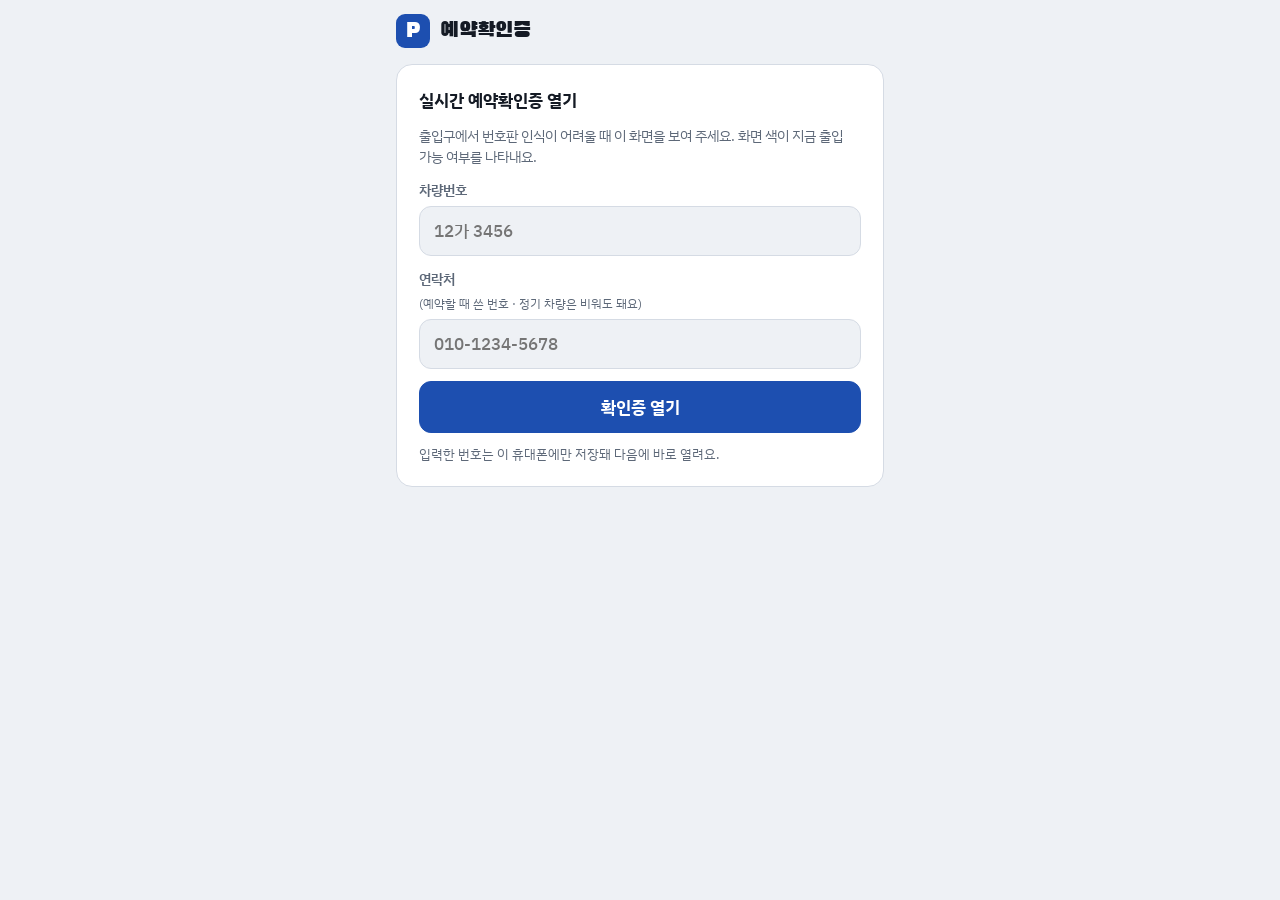
<file: pass.html>
<!doctype html>
<html lang="ko" data-page="pass">
<head>
  <meta charset="utf-8">
  <meta name="viewport" content="width=device-width, initial-scale=1, viewport-fit=cover">
  <title>예약확인증 | 명수당 방문 차량 예약</title>
  <meta name="theme-color" content="#1d4fb0" id="themeColor">
  <meta name="robots" content="noindex">
  <link rel="icon" href="icon.svg" type="image/svg+xml">
  <link rel="apple-touch-icon" href="icon-192.png">
  <link rel="preconnect" href="https://fonts.googleapis.com">
  <link rel="stylesheet" href="https://fonts.googleapis.com/css2?family=Black+Han+Sans&family=IBM+Plex+Sans+KR:wght@400;500;600;700&family=IBM+Plex+Mono:wght@500;600&display=swap">
  <link rel="stylesheet" href="apply.css?v=8">
  <link rel="stylesheet" href="pass.css?v=1">
</head>
<body class="pass-body" data-s="idle">
<div class="page pass-page">
  <header class="top">
    <a class="brand" href="./" title="안내 페이지로">
      <span class="brand-mark" aria-hidden="true">P</span>
      <span>예약확인증</span>
    </a>
  </header>

  <div class="notice" id="setupNotice" hidden></div>

  <!-- 차량번호 입력 -->
  <main id="formView" hidden>
    <form class="step" id="passForm" novalidate>
      <h2>실시간 예약확인증 열기</h2>
      <p class="muted">출입구에서 번호판 인식이 어려울 때 이 화면을 보여 주세요. 화면 색이 지금 출입 가능 여부를 나타내요.</p>
      <label class="field">차량번호<input id="pPlate" autocomplete="off" placeholder="12가 3456"></label>
      <label class="field">연락처 <span class="opt">(예약할 때 쓴 번호 · 정기 차량은 비워도 돼요)</span>
        <input id="pPhone" type="tel" inputmode="numeric" placeholder="010-1234-5678" maxlength="13"></label>
      <p class="form-error" id="formError" role="alert"></p>
      <button type="submit" class="primary" id="openBtn">확인증 열기</button>
      <p class="muted small">입력한 번호는 이 휴대폰에만 저장돼 다음에 바로 열려요.</p>
    </form>
  </main>

  <!-- 확인증 -->
  <main id="passView" hidden>
    <section class="pass" id="pass" aria-live="polite">
      <div class="pass-head">
        <span class="pass-org">한국외대 글로벌캠퍼스 · 명수당 방문 차량</span>
        <span class="pass-kind">예약확인증</span>
      </div>
      <div class="pass-verdict"><span class="dot" aria-hidden="true"></span><span id="vText">확인 중…</span></div>
      <div class="pass-clock" aria-label="현재 시각"><span id="clockDate"></span><b id="clock">--:--:--</b></div>
      <div class="pass-card">
        <div class="shine" aria-hidden="true"></div>
        <div class="big-plate" id="vPlate"></div>
        <dl class="pass-info" id="vInfo"></dl>
        <p class="pass-sub" id="vSub"></p>
      </div>
      <p class="pass-stale" id="stale" hidden></p>
    </section>
    <p class="pass-foot" id="lastAt"></p>
    <div class="row-buttons">
      <button type="button" id="refreshBtn">새로고침</button>
      <button type="button" id="changeBtn">다른 차량</button>
    </div>
    <p class="muted small center">캡처한 화면은 인정되지 않아요. 시계가 움직이는 이 화면을 그대로 보여 주세요.</p>
  </main>
</div>

<script src="supabase.js"></script>
<script src="config.js"></script>
<script src="stats.js?v=1"></script>
<script src="pass.js?v=2"></script>
</body>
</html>
</file>
<file: apply.css>
/* =========================================================
   방문 차량 예약 — 신청 페이지 (모바일 우선, 확인 앱과 같은 색·글꼴)
   ========================================================= */
:root {
  --bg: #eef1f5; --surface: #ffffff; --ink: #141a24; --muted: #5d6878; --line: #d5dbe4;
  --plate: #ffffff; --plate-ink: #0d1117; --plate-edge: #1b2230;
  --accent: #1d4fb0; --accent-ink: #ffffff; --accent-soft: #e2eafa;
  --ok: #157a46; --ok-soft: #dff3e8; --warn: #9a5b00; --warn-soft: #fbefd9; --bad: #b3261e; --bad-soft: #fbe3e1;
  --display: "Black Han Sans", "IBM Plex Sans KR", "Apple SD Gothic Neo", "Malgun Gothic", sans-serif;
  --body: "IBM Plex Sans KR", "Apple SD Gothic Neo", "Malgun Gothic", system-ui, sans-serif;
  --mono: "IBM Plex Mono", ui-monospace, Menlo, monospace;
  color-scheme: light;
}
@media (prefers-color-scheme: dark) {
  :root {
    --bg: #0f131a; --surface: #171d27; --ink: #e7ecf3; --muted: #97a2b3; --line: #2a3342;
    --plate: #f2f4f7; --plate-ink: #0d1117; --plate-edge: #000000;
    --accent: #6f9cff; --accent-ink: #0b1220; --accent-soft: #1c2a47;
    --ok: #5fd39a; --ok-soft: #133224; --warn: #f0b860; --warn-soft: #3a2a10; --bad: #ff8a80; --bad-soft: #3d1a18;
    color-scheme: dark;
  }
}
[hidden] { display: none !important; }
* { box-sizing: border-box; }
html, body { margin: 0; }
body { background: var(--bg); color: var(--ink); font-family: var(--body); font-size: 16px; line-height: 1.5; word-break: keep-all; overflow-wrap: anywhere; -webkit-tap-highlight-color: transparent; }
button, input { font: inherit; color: inherit; }

.page {
  max-width: 600px; margin: 0 auto; display: grid; gap: 16px;
  padding-top: max(14px, env(safe-area-inset-top)); padding-bottom: max(28px, env(safe-area-inset-bottom));
  padding-left: max(16px, env(safe-area-inset-left)); padding-right: max(16px, env(safe-area-inset-right));
}

/* ---------- 머리글 ---------- */
.top { display: flex; align-items: center; justify-content: space-between; gap: 12px; flex-wrap: wrap; }
.brand { display: flex; align-items: center; gap: 10px; font-family: var(--display); font-size: 22px; }
a.brand { color: inherit; text-decoration: none; }
.brand-mark { width: 34px; height: 34px; border-radius: 9px; display: grid; place-items: center; background: var(--accent); color: var(--accent-ink); font-size: 20px; }
.tabs { display: inline-flex; background: var(--surface); border: 1px solid var(--line); border-radius: 12px; padding: 3px; }
.tabs button { border: 0; background: transparent; padding: 0 14px; min-height: 40px; border-radius: 9px; font-size: 14px; font-weight: 600; color: var(--muted); cursor: pointer; }
.tabs button[aria-pressed="true"] { background: var(--accent-soft); color: var(--accent); }
.notice { font-size: 14px; background: var(--warn-soft); border: 1px solid var(--warn); border-radius: 10px; padding: 12px 14px; }

/* ---------- 단계 카드 ---------- */
form#applyForm { display: grid; gap: 14px; }
.step { background: var(--surface); border: 1px solid var(--line); border-radius: 16px; padding: 18px 16px; display: grid; gap: 12px; }
.step h2 { margin: 0; font-size: 17px; font-weight: 700; display: flex; align-items: center; gap: 10px; }
.num { width: 26px; height: 26px; border-radius: 50%; display: inline-grid; place-items: center; background: var(--accent); color: var(--accent-ink); font-size: 14px; font-weight: 700; flex: none; }
.muted { color: var(--muted); margin: 0; font-size: 14px; }

/* 날짜 띠: 가로로 밀어서 고르기 */
.dates { display: flex; gap: 8px; overflow-x: auto; padding: 2px 2px 6px; margin: 0 -2px; scroll-snap-type: x proximity; -webkit-overflow-scrolling: touch; }
.date-chip { flex: none; scroll-snap-align: start; width: 64px; min-height: 72px; border-radius: 12px; border: 1px solid var(--line); background: var(--surface); display: grid; place-items: center; align-content: center; gap: 2px; cursor: pointer; padding: 6px 0; }
.date-chip .dw { font-size: 12px; color: var(--muted); }
.date-chip .dd { font-family: var(--mono); font-size: 20px; font-weight: 600; font-variant-numeric: tabular-nums; }
.date-chip .dl { font-size: 11px; color: var(--muted); }
.date-chip.sun .dw { color: var(--bad); } .date-chip.sat .dw { color: var(--accent); }
.date-chip:disabled { opacity: .4; cursor: not-allowed; }
/* 공개 예정 날짜: 흐리게 + 아래에 "10/21(수) 14시 오픈" */
.date-col { flex: none; width: 64px; display: grid; justify-items: stretch; align-content: start; gap: 5px; scroll-snap-align: start; }
.date-col .date-chip { width: 100%; }
.date-chip.sched { opacity: .42; border-style: dashed; cursor: default; }
.date-open { font-size: 11px; line-height: 1.3; font-weight: 700; text-align: center; color: var(--warn); white-space: nowrap; letter-spacing: -.02em; }
/* 세 시간대가 모두 찬 날: 붉은색 · 교내 행사 등 예약을 받지 않는 날: 회색(누를 수 없음) */
.date-chip.full { border-color: var(--line); background: var(--surface); }
.date-chip.full .dd, .date-chip.full .dw, .date-chip.full .dl { color: var(--muted); }
.date-full { font-size: 11px; line-height: 1.3; font-weight: 700; text-align: center; color: var(--bad); }
.date-chip.blocked, .date-chip.blocked:disabled { opacity: 1; background: var(--bg); border-color: var(--line); cursor: not-allowed; }
.date-chip.blocked .dw, .date-chip.blocked .dd, .date-chip.blocked .dl { color: var(--muted); opacity: .6; }
.date-chip.blocked .dd { text-decoration: line-through; text-decoration-thickness: 1.5px; }
.date-block { font-size: 11px; line-height: 1.3; font-weight: 700; text-align: center; color: var(--muted); letter-spacing: -.03em; }
.date-note { margin: 0; font-size: 14px; font-weight: 600; color: var(--warn); }
.date-note:empty { display: none; }
#applyForm.dates-only > section:nth-of-type(n+3), #applyForm.dates-only .submit-bar { display: none; }
.period { margin: 0; font-size: 14px; color: var(--muted); }
.period b { color: var(--ink); }
.closed h2 { color: var(--bad); }
.date-chip[aria-checked="true"] { background: var(--accent); border-color: var(--accent); color: var(--accent-ink); }
.date-chip[aria-checked="true"] .dw, .date-chip[aria-checked="true"] .dl { color: var(--accent-ink); }
.date-chip.full[aria-checked="true"] .dd, .date-chip.full[aria-checked="true"] .dw, .date-chip.full[aria-checked="true"] .dl { color: var(--accent-ink); }
.other-date { display: flex; align-items: center; gap: 10px; font-size: 14px; color: var(--muted); flex-wrap: wrap; }
.other-date input { min-height: 40px; border: 1px solid var(--line); border-radius: 10px; padding: 0 10px; background: var(--bg); }

/* 시간대 카드 */
.slots { display: grid; gap: 8px; }
.slot { display: grid; grid-template-columns: 1fr auto; align-items: center; gap: 4px 12px; text-align: left; min-height: 64px; padding: 10px 14px; border-radius: 12px; border: 1px solid var(--line); background: var(--surface); cursor: pointer; }
.slot .time { font-family: var(--mono); font-size: 18px; font-weight: 600; font-variant-numeric: tabular-nums; white-space: nowrap; }
.slot .left { font-size: 14px; font-weight: 600; color: var(--ok); white-space: nowrap; }
.slot .bar { grid-column: 1 / -1; height: 5px; border-radius: 99px; background: var(--line); overflow: hidden; }
.slot .bar i { display: block; height: 100%; background: var(--ok); border-radius: 99px; }
.slot.few .left { color: var(--warn); } .slot.few .bar i { background: var(--warn); }
.slot[aria-checked="true"] { border: 2px solid var(--accent); background: var(--accent-soft); padding: 9px 13px; }
.slot:disabled { cursor: not-allowed; opacity: .55; }
.slot:disabled .left { color: var(--muted); }
.slot.pre { opacity: .42; border-style: dashed; }
.slot.pre .left { color: var(--warn); }
.slot.full .bar i { background: var(--bad); }   /* 마감: 신청 안 받음과 같은 흐린 칸, 막대만 붉게 */

/* 입력 */
.field { display: grid; gap: 6px; font-size: 14px; font-weight: 600; color: var(--muted); min-width: 0; }
.field > input { min-height: 50px; border: 1px solid var(--line); border-radius: 12px; padding: 0 14px; background: var(--bg); font-size: 17px; font-weight: 500; color: var(--ink); min-width: 0; width: 100%; }
.field .hint { font-weight: 400; font-size: 13px; }
.field .hint.err { color: var(--bad); }
.two { display: grid; grid-template-columns: 1fr 1fr; gap: 12px; }
@media (max-width: 420px) { .two { grid-template-columns: 1fr; } }
.plate { display: flex; align-items: stretch; background: var(--plate); border: 3px solid var(--plate-edge); border-radius: 10px; overflow: hidden; }
.plate .strip { width: 28px; flex: none; background: #1d4fb0; color: #ffffff; display: grid; place-items: center; font: 600 10px/1.1 var(--body); writing-mode: vertical-rl; }
.plate input { flex: 1; min-width: 0; border: 0; outline: 0; background: transparent; color: var(--plate-ink); font-family: var(--display); font-size: 30px; letter-spacing: .05em; text-align: center; padding: 6px; }
.plate input::placeholder { color: #b5bcc7; }
.plate:focus-within, .field > input:focus, .other-date input:focus { outline: 3px solid var(--accent); outline-offset: 2px; }

.agree { display: flex; align-items: center; gap: 10px; font-weight: 600; cursor: pointer; min-height: 44px; }
.agree input { width: 22px; height: 22px; accent-color: var(--accent); flex: none; }
.terms summary { cursor: pointer; font-size: 14px; color: var(--muted); }
.terms table { width: 100%; border-collapse: collapse; margin-top: 8px; font-size: 14px; }
.terms th { text-align: left; width: 84px; color: var(--muted); font-weight: 600; padding: 6px 8px 6px 0; vertical-align: top; }
.terms td { padding: 6px 0; border-bottom: 1px solid var(--line); }
.terms p { font-size: 13px; color: var(--muted); margin: 8px 0 0; }

/* 신청 버튼 영역: 휴대폰에서는 화면 아래에 붙어 있음 */
.submit-bar { position: sticky; bottom: 0; z-index: 5; background: var(--bg); padding: 10px 0 max(6px, env(safe-area-inset-bottom)); display: grid; gap: 6px; border-top: 1px solid var(--line); }
.summary { margin: 0; font-size: 14px; color: var(--muted); }
.summary b { color: var(--ink); }
.form-error { margin: 0; font-size: 14px; color: var(--bad); font-weight: 600; }
.form-error:empty { display: none; }

button.primary, button { min-height: 52px; border-radius: 12px; border: 1px solid var(--line); background: var(--surface); font-weight: 700; font-size: 17px; cursor: pointer; padding: 0 18px; }
button.primary { background: var(--accent); border-color: var(--accent); color: var(--accent-ink); }
button:disabled { opacity: .55; cursor: default; }
button:focus-visible, .date-chip:focus-visible, .slot:focus-visible { outline: 3px solid var(--accent); outline-offset: 2px; }
.wide { grid-column: 1 / -1; }

/* 완료 티켓 */
.ticket { background: var(--surface); border: 1px solid var(--line); border-radius: 18px; overflow: hidden; }
.ticket-head { background: var(--ok-soft); padding: 22px 18px; display: flex; align-items: center; gap: 14px; border-bottom: 2px dashed var(--line); }
.ticket-head h2 { margin: 0; font-family: var(--display); font-weight: 400; font-size: 26px; color: var(--ok); }
.check { width: 40px; height: 40px; border-radius: 50%; background: var(--ok); color: var(--ok-soft); display: grid; place-items: center; font-size: 22px; font-weight: 700; flex: none; }
.ticket-body { margin: 0; padding: 18px; display: grid; gap: 12px; }
.ticket-body div { display: grid; grid-template-columns: 90px 1fr; align-items: center; }
.ticket-body dt { color: var(--muted); font-size: 14px; }
.ticket-body dd { margin: 0; font-size: 18px; font-weight: 600; }
.mono { font-family: var(--mono); letter-spacing: .08em; }
.ticket-foot { margin: 0; padding: 0 18px 18px; font-size: 14px; color: var(--muted); }
.mini-plate { display: inline-block; font-family: var(--display); font-weight: 400; font-size: 20px; letter-spacing: .05em; color: var(--plate-ink); background: var(--plate); border: 2px solid var(--plate-edge); border-radius: 6px; padding: 1px 10px; }
.row-buttons { display: grid; grid-template-columns: 1fr 1fr; gap: 10px; }

/* 내 예약 */
#mineForm { align-items: end; }
.my-item { display: grid; grid-template-columns: 1fr auto; gap: 4px 12px; align-items: center; padding: 12px 0; border-top: 1px solid var(--line); }
.my-item .when { font-weight: 700; }
.ev-tag { display: inline-block; margin-left: 4px; padding: 1px 8px; border-radius: 99px; background: var(--accent-soft); color: var(--accent); font-size: 12px; font-weight: 700; vertical-align: 2px; }
.my-item .meta { font-size: 13px; color: var(--muted); }
.my-item .acts { grid-row: 1 / span 2; grid-column: 2; display: flex; gap: 8px; }
.my-item button { min-height: 44px; font-size: 14px; padding: 0 14px; }
.my-item button.to-pass { color: var(--accent); border-color: var(--accent); }
button.pass-go { width: 100%; margin-bottom: 10px; }
.my-item button.arm { color: var(--bad); border-color: var(--bad); }
.my-item.gone { opacity: .5; }
.my-item .no-cancel { display: inline-flex; align-items: center; min-height: 44px; padding: 0 12px; font-size: 13px; font-weight: 700; color: var(--muted); border: 1px dashed var(--line); border-radius: 12px; white-space: nowrap; }
.my-item .started-note { grid-column: 1 / -1; font-size: 13px; font-weight: 600; color: var(--warn); }

.foot { display: grid; gap: 2px; font-size: 13px; color: var(--muted); text-align: center; padding-top: 6px; }

@media (min-width: 640px) {
  .step { padding: 22px 22px; }
  .slots { grid-template-columns: repeat(3, 1fr); }
  .slot { grid-template-columns: 1fr; text-align: center; justify-items: center; }
  .slot .time { font-size: 16px; }
  .slot .bar { width: 100%; }
  .submit-bar { position: static; border-top: 0; background: transparent; }
}

/* ---------- 내 예약 확인: 지난 예약 (회색 음영, 맨 아래) ---------- */
.past-head { display: flex; align-items: center; gap: 6px; margin-top: 18px; padding-top: 14px; border-top: 1px solid var(--line); font-size: 13px; font-weight: 700; color: var(--muted); }
.past-head span { font-weight: 600; }
.my-item.past { margin-top: 8px; padding: 12px 14px; border-top: 0; border-radius: 12px; background: rgba(120, 124, 132, .12); color: var(--muted); }
.past-head + .my-item.past { margin-top: 10px; }
.my-item.past .when { color: var(--muted); font-weight: 600; }
.my-item.past .mini-plate { filter: grayscale(1); opacity: .55; }
.my-item.past .ev-tag { background: rgba(120, 124, 132, .18); color: var(--muted); }
.my-item.past .done-tag { display: inline-flex; align-items: center; min-height: 32px; padding: 0 10px; border-radius: 99px; background: rgba(120, 124, 132, .18); font-size: 12px; font-weight: 700; color: var(--muted); white-space: nowrap; }
</file>
<file: admin.css>
/* 예약 개설 관리 — apply.css 의 색·글꼴을 그대로 쓰고 달력만 추가 */
.page.admin { max-width: 880px; }
.who { display: flex; align-items: center; gap: 10px; font-size: 13px; color: var(--muted); }
.who span { max-width: 26ch; overflow: hidden; text-overflow: ellipsis; white-space: nowrap; }
a.back { display: inline-flex; align-items: center; min-height: 40px; padding: 0 12px; border: 1px solid var(--line); border-radius: 10px; color: var(--ink); text-decoration: none; font-size: 14px; font-weight: 600; background: var(--surface); }
button.small { min-height: 40px; font-size: 14px; padding: 0 14px; font-weight: 600; }
#logoutBtn.arm { color: var(--bad); border-color: var(--bad); }
.login-box { max-width: 420px; margin: 4vh auto 0; width: 100%; }

/* 달력 */
.cal-head { display: flex; align-items: center; justify-content: space-between; gap: 10px; }
.cal-head h2 { font-family: var(--display); font-weight: 400; font-size: 24px; }
.nav { min-height: 44px; min-width: 44px; padding: 0; font-size: 24px; }
.legend { list-style: none; margin: 0; padding: 0; display: flex; flex-wrap: wrap; gap: 6px 16px; font-size: 13px; color: var(--muted); }
.legend li { display: flex; align-items: center; gap: 6px; }
.sw { width: 12px; height: 12px; border-radius: 3px; display: inline-block; border: 1px solid var(--line); }
.sw.open { background: var(--ok-soft); border-color: var(--ok); }
.sw.sched { background: var(--warn-soft); border-color: var(--warn); }
.sw.closed { background: var(--surface); }
.cal-grid { display: grid; grid-template-columns: repeat(7, minmax(0, 1fr)); gap: 6px; }
.cal-grid.dow span { text-align: center; font-size: 13px; font-weight: 600; color: var(--muted); }
.cal-grid.dow .sun { color: var(--bad); } .cal-grid.dow .sat { color: var(--accent); }
.day { min-height: 76px; border-radius: 10px; border: 1px solid var(--line); background: var(--surface); padding: 6px; display: grid; align-content: start; gap: 2px; text-align: left; cursor: pointer; font-size: 12px; min-width: 0; }
.day .n { font-family: var(--mono); font-size: 16px; font-weight: 600; font-variant-numeric: tabular-nums; }
.day.sun .n { color: var(--bad); } .day.sat .n { color: var(--accent); }
.day .st .sh { display: none; }
.day .st { font-weight: 700; white-space: nowrap; overflow: hidden; text-overflow: ellipsis; }
.day .bk { color: var(--muted); }
.day.open { background: var(--ok-soft); border-color: var(--ok); }
.day.open .st { color: var(--ok); }
.day.sched { background: var(--warn-soft); border-color: var(--warn); }
.day.sched .st { color: var(--warn); }
.day.past { opacity: .45; cursor: default; }
.day.blank { border: 0; background: transparent; cursor: default; }
.day[aria-selected="true"] { outline: 3px solid var(--accent); outline-offset: 1px; }
.day:focus-visible { outline: 3px solid var(--accent); outline-offset: 2px; }
@media (max-width: 480px) {
  .day { min-height: 58px; padding: 4px; font-size: 10px; }
  .day .n { font-size: 14px; }
  .day .bk, .day .cp { display: none; }
  .day .st .lg { display: none; } .day .st .sh { display: inline; }
}
.quick { display: flex; gap: 8px; flex-wrap: wrap; }

/* 열기·닫기 */
.actions { box-shadow: 0 -6px 18px rgba(0, 0, 0, .06); }
.sel-list { margin: 0; font-size: 14px; color: var(--muted); }
.when { border: 1px solid var(--line); border-radius: 12px; padding: 10px 14px; display: grid; gap: 8px; margin: 0; }
.when legend { font-size: 13px; color: var(--muted); padding: 0 4px; }
.when label { display: flex; align-items: center; gap: 8px; flex-wrap: wrap; font-weight: 600; font-size: 15px; }
.when input[type="radio"] { width: 20px; height: 20px; accent-color: var(--accent); }
.when input[type="datetime-local"] { min-height: 40px; border: 1px solid var(--line); border-radius: 10px; padding: 0 10px; background: var(--bg); color: var(--ink); }
#closeBtn.arm, #capBtn.arm { color: var(--bad); border-color: var(--bad); }
.act-block { display: grid; gap: 10px; border-top: 1px dashed var(--line); padding-top: 14px; }
.act-block h3 { margin: 0; font-size: 16px; display: flex; align-items: center; gap: 8px; flex-wrap: wrap; }
.act-block .step-no { width: 22px; height: 22px; border-radius: 50%; display: inline-grid; place-items: center; background: var(--accent); color: var(--accent-ink); font-size: 13px; }
.sr { position: absolute; width: 1px; height: 1px; overflow: hidden; clip: rect(0 0 0 0); white-space: nowrap; }
.when { grid-template-columns: auto auto 1fr; align-items: center; }
.when .opt { white-space: nowrap; }
.when #opensAt { min-width: 0; width: 100%; }
.when-hint { grid-column: 1 / -1; margin: 0; font-size: 14px; font-weight: 600; color: var(--muted); }
.when-hint.later { color: var(--warn); }
.when-hint.bad { color: var(--bad); }
@media (max-width: 560px) { .when { grid-template-columns: 1fr 1fr; } .when #opensAt { grid-column: 1 / -1; } }
button.cap-save { width: 100%; }
@media (max-width: 480px) { .act-block .row-buttons { grid-template-columns: 1fr; } }
.caps { border: 0; padding: 0; margin: 0; display: grid; grid-template-columns: repeat(3, minmax(0, 1fr)); gap: 10px; align-items: end; }
.caps legend { font-size: 13px; color: var(--muted); padding: 0 4px; }
.caps .muted-in { font-size: 12px; }
.caps .cap { display: grid; gap: 4px; font-size: 13px; font-weight: 600; min-width: 0; }
.caps input { width: 100%; min-height: 44px; border: 1px solid var(--line); border-radius: 10px; padding: 0 10px; background: var(--bg); color: var(--ink); font-family: var(--mono); font-size: 18px; font-variant-numeric: tabular-nums; }
.caps input:focus-visible { outline: 3px solid var(--accent); outline-offset: 1px; }
.caps input.chg { border-color: var(--accent); background: var(--accent-soft); }
.caps small { font-size: 12px; font-weight: 500; color: var(--muted); min-height: 1.4em; }
.caps small.over { color: var(--bad); font-weight: 700; }
.caps[disabled] { opacity: .55; }
.day .cp { color: var(--muted); font-family: var(--mono); font-size: 11px; white-space: nowrap; overflow: hidden; text-overflow: ellipsis; }
.sum-row .caps-line .ci { white-space: nowrap; }
.sum-row .caps-line b.over { color: var(--bad); }
@media (max-width: 480px) { .sum-row { grid-template-columns: 1fr auto; } .sum-row .meta { display: none; } }
.sum-row .caps-line { display: block; font-size: 12px; color: var(--muted); font-family: var(--mono); font-variant-numeric: tabular-nums; }
.toast { margin: 0; font-size: 14px; font-weight: 600; color: var(--ok); }
.toast:empty { display: none; }

/* 요약 */
.summary-list { display: grid; gap: 0; }
.sum-row { display: grid; grid-template-columns: 1fr auto auto; align-items: center; gap: 12px; padding: 10px 0; border-top: 1px solid var(--line); font-size: 15px; }
.sum-row:first-child { border-top: 0; }
.sum-row .when2 { font-size: 13px; font-weight: 700; }
.sum-row .when2.open { color: var(--ok); } .sum-row .when2.sched { color: var(--warn); }
.sum-row .meta { font-size: 13px; color: var(--muted); }

/* 접속 현황 */
.stat-head { display: flex; align-items: baseline; justify-content: space-between; gap: 10px; flex-wrap: wrap; }
.stat-head .muted { font-size: 13px; }
.tiles { display: grid; grid-template-columns: repeat(3, minmax(0, 1fr)); gap: 10px; }
.tile { border: 1px solid var(--line); border-radius: 14px; padding: 12px 14px; display: grid; gap: 2px; background: var(--bg); min-width: 0; }
.tile .t-label { font-size: 13px; color: var(--muted); font-weight: 600; display: flex; align-items: center; gap: 6px; }
.tile b { font-family: var(--mono); font-size: 30px; font-weight: 600; font-variant-numeric: tabular-nums; line-height: 1.15; }
.tile .t-sub { font-size: 12px; color: var(--muted); overflow: hidden; text-overflow: ellipsis; white-space: nowrap; }
.tile.live { border-color: var(--ok); background: var(--ok-soft); }
.tile.live b { color: var(--ok); }
.dot-live { width: 8px; height: 8px; border-radius: 50%; background: var(--ok); animation: livepulse 1.6s ease-in-out infinite; }
@keyframes livepulse { 50% { opacity: .3; } }
.stat-sub { margin: 6px 0 0; font-size: 14px; color: var(--muted); }
.hours { display: grid; grid-template-columns: repeat(24, minmax(0, 1fr)); gap: 3px; align-items: end; height: 120px; padding-top: 16px; }
.hours .hb { position: relative; display: grid; align-items: end; height: 100%; }
.hours .hb i { display: block; background: var(--accent); border-radius: 4px 4px 0 0; min-height: 2px; }
.hours .hb.now i { background: var(--ok); }
.hours .hb span { white-space: nowrap; z-index: 1; position: absolute; bottom: -18px; left: 50%; transform: translateX(-50%); font-size: 10px; color: var(--muted); font-family: var(--mono); }
.hours .hb em { position: absolute; left: 50%; transform: translateX(-50%); font-style: normal; font-size: 10px; font-weight: 700; color: var(--ink); font-family: var(--mono); white-space: nowrap; }
.hours { margin-bottom: 18px; }
.days { display: grid; gap: 6px; }
.dayrow { display: grid; grid-template-columns: 76px minmax(0, 1fr) max-content; align-items: center; gap: 10px; font-size: 14px; }
.dayrow .bar { height: 14px; border-radius: 7px; background: var(--line); overflow: hidden; }
.dayrow .bar i { display: block; height: 100%; background: var(--accent); border-radius: 7px; }
.dayrow .dnum { font-family: var(--mono); font-variant-numeric: tabular-nums; font-size: 13px; white-space: nowrap; }
.dayrow.today { font-weight: 700; }
@media (max-width: 480px) { .tile b { font-size: 24px; } .hours .hb span { font-size: 10px; } .hours .hb span.l3 { display: none; } .hours .hb em { display: none; } .tile { padding: 10px; } }

/* 권한 표시 · 보기 전용 */
.role-badge { font-size: 12px; font-weight: 700; padding: 3px 9px; border-radius: 99px; white-space: nowrap; }
.role-badge.edit { color: var(--ok); background: var(--ok-soft); }
.role-badge.view { color: var(--muted); background: var(--bg); border: 1px solid var(--line); }
body.viewonly .actions, body.viewonly .quick { display: none; }
body.viewonly .day { cursor: default; }

/* 관리 도구 (편집 권한만) */
body.viewonly .editor-only { display: none; }
.tools .tool { display: grid; gap: 10px; border-top: 1px dashed var(--line); padding-top: 14px; }
.tools .tool:first-of-type { border-top: 0; padding-top: 0; }
.tools h3 { margin: 0; font-size: 16px; }
.tools code { font-family: var(--mono); font-size: 12px; background: var(--bg); padding: 1px 5px; border-radius: 5px; white-space: nowrap; }
.file-btn { position: relative; display: inline-flex; align-items: center; justify-content: center; min-height: 48px; padding: 0 18px; border: 1px solid var(--accent); color: var(--accent); border-radius: 12px; font-weight: 700; cursor: pointer; background: var(--surface); justify-self: start; }
.file-btn input { position: absolute; inset: 0; opacity: 0; cursor: pointer; }
.csv-preview { border: 1px solid var(--line); border-radius: 12px; padding: 10px 12px; font-size: 14px; display: grid; gap: 6px; background: var(--bg); }
.csv-preview table { border-collapse: collapse; font-size: 13px; width: 100%; }
.csv-preview td { padding: 3px 6px; border-top: 1px solid var(--line); font-family: var(--mono); white-space: nowrap; }
.csv-preview .bad { color: var(--bad); font-weight: 600; }
#csvImport.arm, #logoutAll.arm { background: var(--bad); border-color: var(--bad); color: #fff; }
.danger-zone #logoutAll { justify-self: start; color: var(--bad); border-color: var(--bad); }

/* 여러 번 예약 */
.rep-ctrl { display: flex; flex-wrap: wrap; gap: 8px; align-items: center; }
.rep-ctrl .seg { display: inline-flex; border: 1px solid var(--line); border-radius: 12px; padding: 3px; background: var(--bg); }
.rep-ctrl .seg button { min-height: 40px; border: 0; background: none; border-radius: 9px; padding: 0 14px; font-weight: 600; color: var(--muted); }
.rep-ctrl .seg button.on { background: var(--surface); color: var(--accent); box-shadow: 0 1px 3px rgba(0,0,0,.12); }
.rep-ctrl select { min-height: 46px; border: 1px solid var(--line); border-radius: 12px; padding: 0 10px; font: inherit; background: var(--surface); color: inherit; }
.rep-ctrl #repRefresh { min-height: 46px; margin-left: auto; }
.rep-sum { margin: 0; font-size: 14px; }
.rep-sum b { font-family: var(--mono); font-size: 16px; }
.rep-list { display: grid; }
.rep-row { display: grid; grid-template-columns: 52px minmax(0, 1fr); gap: 4px 12px; padding: 12px 0; border-top: 1px solid var(--line); align-items: start; }
.rep-row:first-child { border-top: 0; }
.rep-n { grid-row: span 2; display: grid; place-items: center; height: 44px; border-radius: 12px; background: var(--accent-soft, var(--bg)); color: var(--accent); font-family: var(--mono); font-weight: 700; font-size: 18px; }
.rep-n small { font-family: var(--body); font-size: 11px; font-weight: 600; margin-left: 1px; }
.rep-n.hi { background: var(--bad); color: #fff; }
.rep-who { display: flex; flex-wrap: wrap; gap: 4px 10px; align-items: baseline; min-width: 0; }
.rep-who b { font-size: 16px; }
.rep-who .ph { font-family: var(--mono); font-size: 14px; }
.rep-who .pl { font-weight: 700; font-size: 15px; }
.rep-who .sub { font-size: 13px; color: var(--muted); }
.rep-days { display: flex; flex-wrap: wrap; gap: 4px; }
.rep-days span { font-size: 12px; padding: 2px 7px; border-radius: 6px; white-space: nowrap; font-variant-numeric: tabular-nums; }
.rep-days .s09 { background: var(--s09, #e3f5d0); } .rep-days .s12 { background: var(--s12, #fff4c2); } .rep-days .s15 { background: var(--s15, #ffdfe8); }
.rep-days .past { opacity: .55; }
.rep-days .pp { color: var(--muted); }
#repMore { justify-self: center; }

/* 예약을 받지 않는 날 (교내 행사 등) */
.day.blocked { background: repeating-linear-gradient(135deg, var(--bg) 0 6px, transparent 6px 12px); border-style: dashed; }
.day.blocked .lg, .day.blocked .sh { color: var(--muted); font-weight: 700; }

/* 좌석 수 공개 스위치 */
.switch-row { position: relative; display: inline-flex; align-items: center; gap: 10px; cursor: pointer; font-weight: 600; min-height: 44px; justify-self: start; }
.switch-row input { position: absolute; opacity: 0; width: 1px; height: 1px; }
.switch-row .sw { width: 46px; height: 26px; border-radius: 99px; background: var(--line); position: relative; transition: background .15s; flex: none; }
.switch-row .sw::after { content: ""; position: absolute; top: 3px; left: 3px; width: 20px; height: 20px; border-radius: 50%; background: #fff; box-shadow: 0 1px 2px rgba(0,0,0,.25); transition: left .15s; }
.switch-row input:checked + .sw { background: var(--accent); }
.switch-row input:checked + .sw::after { left: 23px; }
.switch-row input:focus-visible + .sw { outline: 3px solid var(--accent); outline-offset: 2px; }
.switch-row input:disabled + .sw { opacity: .5; }

/* 세민전 예약 칸 */
.ev-box .stat-head h2 { margin-bottom: 0; }
.ev-state { font-size: 13px; font-weight: 700; padding: 3px 10px; border-radius: 99px; background: var(--bg); color: var(--muted); }
.ev-state.open { background: var(--ok-soft, #e3f4ea); color: var(--ok); }
.ev-state.sched { background: var(--warn-soft, #fdf1dc); color: var(--warn); }
.ev-info { margin: 8px 0 12px; font-size: 14px; color: var(--muted); }
.ev-info b { color: var(--ink); }
.ev-caps { grid-template-columns: repeat(auto-fill, minmax(140px, 1fr)); margin-bottom: 14px; }
.ev-caps[disabled] { opacity: 1; }
.ev-caps[disabled] input { background: transparent; border-style: dashed; }
.ev-ctrl { display: grid; gap: 10px; border-top: 1px solid var(--line); padding-top: 14px; }
.ev-at { display: flex; align-items: center; gap: 8px; flex-wrap: wrap; font-size: 14px; font-weight: 600; }
.ev-at input { min-height: 40px; border: 1px solid var(--line); border-radius: 10px; padding: 0 10px; background: var(--bg); color: var(--ink); }
.ev-hint { margin: 0; }
.ev-ctrl .primary { justify-self: start; min-width: 120px; }

/* 같은 접속지 신청 제한 */
.rl-row { display: flex; align-items: center; gap: 8px 12px; flex-wrap: wrap; font-size: 14px; font-weight: 600; }
.rl-row label { display: inline-flex; align-items: center; gap: 6px; }
.rl-row input { width: 80px; min-height: 40px; border: 1px solid var(--line); border-radius: 10px; padding: 0 10px; background: var(--bg); color: var(--ink); font-family: var(--mono); font-size: 16px; text-align: right; }
.rl-stat { margin: 8px 0 0; font-size: 13px; color: var(--muted); }
.rl-stat b { color: var(--ink); } .rl-stat b.hot { color: var(--bad); }
</file>
<file: style.css>
/* =========================================================
   차량 예약 조회 — 반응형 레이아웃
   - 휴대폰 세로: 카메라 → 신호 → 예약 현황 (한 줄, 스크롤)
   - 태블릿 / 가로 화면: 왼쪽 카메라, 오른쪽 신호 + 현황 (화면 꽉 채움, 스크롤 없음)
   ========================================================= */
:root {
  --bg: #eef1f5;
  --surface: #ffffff;
  --ink: #141a24;
  --muted: #5d6878;
  --line: #d5dbe4;
  --plate: #ffffff;
  --plate-ink: #0d1117;
  --plate-edge: #1b2230;
  --accent: #1d4fb0;
  --accent-ink: #ffffff;
  --accent-soft: #e2eafa;
  --ok: #157a46; --ok-soft: #dff3e8;
  --warn: #9a5b00; --warn-soft: #fbefd9;
  --bad: #b3261e; --bad-soft: #fbe3e1;
  --idle: #8a94a3; --idle-soft: #e7ebf0;
  --reg: #1f5fd6; --reg-soft: #e1ebff;
  --cam-bg: #0b0e13; --cam-ink: #c9d2de;
  --display: "Black Han Sans", "IBM Plex Sans KR", "Apple SD Gothic Neo", "Malgun Gothic", sans-serif;
  --body: "IBM Plex Sans KR", "Apple SD Gothic Neo", "Malgun Gothic", system-ui, sans-serif;
  --mono: "IBM Plex Mono", ui-monospace, "SFMono-Regular", Menlo, monospace;
  --gap: clamp(12px, 2vmin, 20px);
  --radius: 14px;
  color-scheme: light;
}
@media (prefers-color-scheme: dark) {
  :root {
    --bg: #0f131a; --surface: #171d27; --ink: #e7ecf3; --muted: #97a2b3; --line: #2a3342;
    --plate: #f2f4f7; --plate-ink: #0d1117; --plate-edge: #000000;
    --accent: #6f9cff; --accent-ink: #0b1220; --accent-soft: #1c2a47;
    --ok: #5fd39a; --ok-soft: #133224; --warn: #f0b860; --warn-soft: #3a2a10; --bad: #ff8a80; --bad-soft: #3d1a18;
    --idle: #7d8899; --idle-soft: #1d2430;
    --reg: #6fa2ff; --reg-soft: #172a4d;
    color-scheme: dark;
  }
}

/* hidden 속성이 붙은 요소는 항상 숨김 */
[hidden] { display: none !important; }
* { box-sizing: border-box; }
html, body { margin: 0; }
body {
  background: var(--bg); color: var(--ink);
  font-family: var(--body); font-size: 16px; line-height: 1.5;
  -webkit-tap-highlight-color: transparent;
  word-break: keep-all; overflow-wrap: anywhere;
}
button, input { font: inherit; }

/* ---------- 앱 틀 ---------- */
.app {
  display: flex; flex-direction: column; gap: var(--gap);
  max-width: 1400px; margin: 0 auto;
  padding-top: max(12px, env(safe-area-inset-top));
  padding-bottom: max(16px, env(safe-area-inset-bottom));
  padding-left: max(16px, env(safe-area-inset-left));
  padding-right: max(16px, env(safe-area-inset-right));
}
.top { display: flex; align-items: center; justify-content: space-between; gap: 12px; flex-wrap: wrap; }
h1 { font-family: var(--display); font-weight: 400; font-size: clamp(22px, 3.2vmin + 10px, 34px); line-height: 1.15; margin: 0; }
.top-right { display: flex; align-items: center; gap: 10px; }
.today { font-family: var(--mono); font-size: clamp(13px, 1.4vmin + 8px, 17px); color: var(--muted); font-variant-numeric: tabular-nums; }
h2 { font-size: 14px; font-weight: 700; letter-spacing: .06em; color: var(--muted); margin: 0; }

.grid { display: grid; gap: var(--gap); grid-template-columns: minmax(0, 1fr); }
.col { display: flex; flex-direction: column; gap: var(--gap); min-width: 0; min-height: 0; }

.panel { background: var(--surface); border: 1px solid var(--line); border-radius: var(--radius); padding: clamp(14px, 2vmin, 20px); }
.notice { font-size: 14px; color: var(--ink); background: var(--warn-soft); border: 1px solid var(--warn); border-radius: 10px; padding: 12px 14px; }

/* ---------- 버튼 ---------- */
button, .btn {
  font-weight: 600; font-size: 16px; border-radius: 12px; padding: 0 18px; min-height: 52px; cursor: pointer;
  border: 1px solid var(--line); background: var(--surface); color: var(--ink);
  display: inline-flex; align-items: center; justify-content: center; gap: 8px; white-space: nowrap;
}
button.primary { background: var(--accent); color: var(--accent-ink); border-color: var(--accent); }
button.big { min-height: 60px; font-size: 18px; padding: 0 28px; }
button:disabled { opacity: .55; cursor: default; }
button:focus-visible, .btn:focus-within, input:focus-visible { outline: 3px solid var(--accent); outline-offset: 2px; }
.btn { position: relative; }
.btn input { position: absolute; width: 1px; height: 1px; opacity: 0; pointer-events: none; }
.icon-btn { min-height: 40px; padding: 0 12px; font-size: 14px; }
.icon-btn svg { width: 18px; height: 18px; }
a.icon-btn { display: inline-flex; align-items: center; text-decoration: none; color: inherit; border: 1px solid var(--line); border-radius: 12px; background: var(--surface); }

/* ---------- 카메라 ---------- */
.cam {
  position: relative; width: 100%; aspect-ratio: 4 / 3; max-width: 100%;
  background: var(--cam-bg); border-radius: var(--radius); overflow: hidden;
  border: 4px solid transparent; transition: border-color .2s;
}
.cam[data-s="ok"] { border-color: var(--ok); }
.cam[data-s="warn"] { border-color: var(--warn); }
.cam[data-s="bad"] { border-color: var(--bad); }
.cam[data-s="reg"] { border-color: var(--reg); }
.cam video { position: absolute; inset: 0; width: 100%; height: 100%; object-fit: cover; display: block; z-index: 0; }
/* 가이드 네모: app.js의 인식 영역(가로 10%~90%, 세로 35%~65%)과 반드시 같게 유지 */
/* 안내 네모: 화면 거의 전체 — 이 안 어디에 있든, 멀리 있어도 번호판을 찾음 */
.cam .guide { position: absolute; left: 4%; top: 8%; width: 92%; height: 84%; border: 2px dashed rgba(255, 255, 255, .85); border-radius: 12px; box-shadow: 0 0 0 9999px rgba(0, 0, 0, .22); pointer-events: none; z-index: 1; }
.cam.found .guide { border-color: #5fd39a; border-style: solid; }
/* 찾은 번호판 테두리 + 위쪽 확대 보기 */
.cam .plate-mark { position: absolute; z-index: 2; border: 3px solid #f0b860; border-radius: 6px; box-shadow: 0 0 0 2px rgba(0, 0, 0, .45); pointer-events: none; transition: left .15s, top .15s, width .15s, height .15s; }
.cam .plate-mark.read { border-color: #5fd39a; }
.cam .plate-zoom { position: absolute; z-index: 3; bottom: 58px; left: 50%; transform: translateX(-50%); width: min(62%, 380px); height: auto; aspect-ratio: 632 / 160; background: #fff; border: 3px solid #f0b860; border-radius: 10px; box-shadow: 0 6px 18px rgba(0, 0, 0, .45); pointer-events: none; }
.cam .plate-zoom.read { border-color: #5fd39a; }
.cam-idle { position: absolute; inset: 0; z-index: 2; display: grid; place-content: center; justify-items: center; gap: 14px; text-align: center; padding: 20px; background: var(--cam-bg); color: var(--cam-ink); }
.cam-idle p { margin: 0; font-size: 15px; max-width: 32ch; }
.cam-status { position: absolute; left: 50%; bottom: 14px; transform: translateX(-50%); z-index: 2; background: rgba(0, 0, 0, .7); color: #ffffff; font-size: 14px; padding: 6px 14px; border-radius: 99px; white-space: nowrap; max-width: calc(100% - 24px); overflow: hidden; text-overflow: ellipsis; }
.cam-stop { position: absolute; top: 10px; right: 10px; z-index: 2; min-height: 40px; padding: 0 14px; font-size: 14px; background: rgba(0, 0, 0, .6); color: #ffffff; border-color: rgba(255, 255, 255, .3); }

/* ---------- 직접 입력 ---------- */
.manual { display: grid; grid-template-columns: minmax(0, 1fr) auto auto; gap: 10px; align-items: stretch; }
.plate { display: flex; align-items: stretch; min-width: 0; background: var(--plate); border: 3px solid var(--plate-edge); border-radius: 10px; overflow: hidden; }
.plate .strip { width: 30px; flex: none; background: #1d4fb0; color: #ffffff; display: grid; place-items: center; font: 600 10px/1.1 var(--body); letter-spacing: .05em; writing-mode: vertical-rl; }
.plate input { flex: 1; min-width: 0; border: 0; outline: 0; background: transparent; color: var(--plate-ink); font-family: var(--display); font-size: clamp(24px, 3vmin + 12px, 38px); letter-spacing: .05em; text-align: center; padding: 4px 6px; }
.plate input::placeholder { color: #b5bcc7; }
.plate:focus-within { outline: 3px solid var(--accent); outline-offset: 2px; }
@media (max-width: 520px) {
  .manual { grid-template-columns: 1fr 1fr; }
  .manual .plate { grid-column: 1 / -1; min-height: 64px; }
}

/* ---------- 신호 (결과) ---------- */
.result {
  --c: var(--idle); --soft: var(--idle-soft);
  display: grid; gap: 8px; border-radius: var(--radius);
  padding: clamp(16px, 2.6vmin, 26px);
  background: var(--soft); border: 2px solid var(--c);
  min-height: clamp(150px, 22vmin, 240px); align-content: center;
}
.result[data-s="ok"] { --c: var(--ok); --soft: var(--ok-soft); }
.result[data-s="warn"] { --c: var(--warn); --soft: var(--warn-soft); }
.result[data-s="bad"] { --c: var(--bad); --soft: var(--bad-soft); }
.result[data-s="info"] { --c: var(--idle); --soft: var(--idle-soft); }
.result[data-s="reg"] { --c: var(--reg); --soft: var(--reg-soft); }
.verdict { display: flex; align-items: center; gap: clamp(10px, 1.6vmin, 16px); font-family: var(--display); font-size: clamp(24px, 3.6vmin + 10px, 46px); line-height: 1.15; color: var(--c); text-wrap: balance; }
.dot { width: clamp(22px, 3vmin + 8px, 40px); height: clamp(22px, 3vmin + 8px, 40px); border-radius: 50%; background: var(--c); flex: none; box-shadow: 0 0 0 6px color-mix(in srgb, var(--c) 22%, transparent); }
.result[data-s="ok"] .dot, .result[data-s="bad"] .dot, .result[data-s="warn"] .dot, .result[data-s="reg"] .dot { animation: pulse 1.6s ease-out 2; }
@keyframes pulse { 0% { box-shadow: 0 0 0 0 color-mix(in srgb, var(--c) 55%, transparent); } 100% { box-shadow: 0 0 0 18px transparent; } }
.result .mini-plate { font-size: clamp(20px, 2.4vmin + 10px, 32px); }
.result ul { list-style: none; margin: 0; padding: 0; display: grid; gap: 4px; }
.result li { display: flex; gap: 12px; flex-wrap: wrap; font-variant-numeric: tabular-nums; }
.result .sub { font-size: clamp(14px, 1vmin + 11px, 18px); color: var(--ink); }

.legend { list-style: none; margin: 0; padding: 0; display: flex; flex-wrap: wrap; gap: 6px 16px; font-size: 13px; color: var(--muted); }
.legend li { display: flex; align-items: center; gap: 6px; }
.lamp { width: 10px; height: 10px; border-radius: 50%; display: inline-block; }
.lamp.ok { background: var(--ok); } .lamp.warn { background: var(--warn); } .lamp.bad { background: var(--bad); }

/* ---------- 예약 현황 ---------- */
.ledger-panel { display: flex; flex-direction: column; min-height: 0; }
.ledger-top { display: flex; align-items: center; justify-content: space-between; gap: 10px; flex-wrap: wrap; }
.slots { display: flex; gap: 6px; }
.slots b { font-family: var(--mono); font-size: 12px; font-weight: 600; color: var(--ink); background: var(--bg); border: 1px solid var(--line); border-radius: 6px; padding: 2px 7px; }
.ledger-head { display: flex; justify-content: space-between; align-items: center; gap: 10px; flex-wrap: wrap; margin: 12px 0 4px; }
.ledger-head input { font-size: 15px; background: var(--bg); color: var(--ink); border: 1px solid var(--line); border-radius: 10px; padding: 0 12px; min-height: 44px; width: 180px; max-width: 100%; }
.seg { display: inline-flex; border: 1px solid var(--line); border-radius: 10px; overflow: hidden; }
.seg button { border: 0; border-radius: 0; min-height: 44px; padding: 0 14px; font-size: 14px; }
.seg button[aria-pressed="true"] { background: var(--accent-soft); color: var(--accent); }
.ledger { min-height: 0; }
.day { border-top: 1px solid var(--line); padding-top: 10px; margin-top: 10px; }
.day-label { font-family: var(--mono); font-size: 13px; color: var(--muted); margin-bottom: 6px; display: flex; gap: 8px; align-items: center; flex-wrap: wrap; }
.day-label .tag { font-family: var(--body); font-size: 11px; font-weight: 700; color: var(--accent); background: var(--accent-soft); padding: 1px 7px; border-radius: 99px; }
.row { display: grid; grid-template-columns: 112px minmax(0, 1fr) auto; align-items: center; gap: 10px; padding: 6px 0; }
.row .t { font-family: var(--mono); font-weight: 600; font-variant-numeric: tabular-nums; }
.mini-plate { justify-self: start; display: inline-block; font-family: var(--display); font-size: 18px; letter-spacing: .05em; color: var(--plate-ink); background: var(--plate); border: 2px solid var(--plate-edge); border-radius: 6px; padding: 1px 10px; }
.chip { font-size: 12px; font-weight: 700; padding: 2px 9px; border-radius: 99px; white-space: nowrap; }
.chip.now { color: var(--ok); background: var(--ok-soft); }
.chip.before { color: var(--warn); background: var(--warn-soft); }
.chip.after { color: var(--muted); background: var(--bg); }
.empty { color: var(--muted); font-size: 14px; padding: 14px 0 4px; margin: 0; }
/* 예약 현황: 시간대별 바탕색 — 09~12 연두, 12~15 연노랑, 15~18 핑크 */
:root { --s09: #e4f6d4; --s12: #fff4c2; --s15: #fde1ec; --s09-edge: #b9e29a; --s12-edge: #f1dc7a; --s15-edge: #f4b3cb; }
@media (prefers-color-scheme: dark) { :root { --s09: #22361b; --s12: #3a3417; --s15: #3f1f2c; --s09-edge: #3d6331; --s12-edge: #6b5e22; --s15-edge: #74384f; } }
.row.s09, .row.s12, .row.s15 { padding: 7px 10px; margin: 0; }          /* 상자 없이 바탕색 띠만 이어지게 */
.row.s09 { background: var(--s09); }
.row.s12 { background: var(--s12); }
.row.s15 { background: var(--s15); }
/* 행사(세민전 등) 예약: 하늘색 띠 + 시간 아래 행사 이름 */
:root { --sev: #ddeeff; } @media (prefers-color-scheme: dark) { :root { --sev: #1a2f47; } }
.row.sev { padding: 7px 10px; margin: 0; background: var(--sev); }
.row .t small.ev { display: block; font-family: var(--body); font-size: 11px; font-weight: 700; color: var(--accent, #1d4fb0); }
/* 예약 현황 목록의 차량번호: 테두리·흰 바탕 없이 글자만 */
#ledger .mini-plate { background: none; border: 0; border-radius: 0; padding: 0; color: var(--ink); font-family: var(--body); font-weight: 700; font-size: 19px; letter-spacing: .02em; }
.slots b.s09 { background: var(--s09); border-color: var(--s09-edge); }
.slots b.s12 { background: var(--s12); border-color: var(--s12-edge); }
.slots b.s15 { background: var(--s15); border-color: var(--s15-edge); }
@media (max-width: 420px) { .row { grid-template-columns: 94px minmax(0, 1fr) auto; } .row .t { font-size: 13px; } .mini-plate { font-size: 16px; padding: 1px 6px; } }

/* 휴대폰 세로: 카메라 바로 아래에 신호가 오도록 순서 재배치 */
.col { display: contents; }
.cam { order: 1; }
.result { order: 2; }
.legend { order: 3; }
.manual { order: 4; }
.ledger-panel { order: 5; }

/* =========================================================
   태블릿·가로 화면: 2단, 화면을 꽉 채우고 페이지 스크롤 없음
   ========================================================= */
@media (min-width: 900px), (orientation: landscape) and (min-width: 600px) {
  html, body { height: 100%; }
  body { overflow: hidden; }
  .app { height: 100vh; height: 100dvh; }
  .grid { flex: 1; min-height: 0; grid-template-columns: minmax(0, 1.35fr) minmax(300px, 1fr); }
  .col { display: flex; }
  .scan { min-height: 0; }
  .cam { flex: 1; aspect-ratio: auto; min-height: 220px; }
  .side { min-height: 0; }
  .ledger-panel { flex: 1; }
  .ledger { flex: 1; overflow-y: auto; -webkit-overflow-scrolling: touch; }
}

/* 태블릿 세로(아이패드 세로 등): 위 카메라 크게, 아래 신호·현황 나란히 */
@media (min-width: 700px) and (orientation: portrait) {
  html, body { height: 100%; }
  body { overflow: hidden; }
  .app { height: 100vh; height: 100dvh; }
  .grid { flex: 1; min-height: 0; grid-template-columns: minmax(0, 1fr); grid-template-rows: minmax(0, 1.15fr) minmax(0, 1fr); }
  .scan { display: flex; min-height: 0; }
  .cam { flex: 1; aspect-ratio: auto; min-height: 0; }
  .side { display: grid; grid-template-columns: minmax(0, 1fr) minmax(0, 1fr); grid-template-rows: auto minmax(0, 1fr); align-items: start; }
  .side .result { grid-column: 1; grid-row: 1 / span 2; align-self: stretch; }
  .side .legend { display: none; }
  .side .ledger-panel { grid-column: 2; grid-row: 1 / span 2; align-self: stretch; }
  .ledger { flex: 1; overflow-y: auto; -webkit-overflow-scrolling: touch; }
}

/* 휴대폰 가로(높이가 낮음): 머리글·여백을 줄여 카메라와 신호를 최대한 크게 */
@media (orientation: landscape) and (max-height: 520px) {
  .app { gap: 8px; padding-top: max(8px, env(safe-area-inset-top)); padding-bottom: max(8px, env(safe-area-inset-bottom)); }
  .top h1 { font-size: 18px; }
  .notice { padding: 6px 10px; font-size: 13px; }
  .grid { gap: 10px; }
  .col { gap: 8px; }
  .manual { grid-template-columns: minmax(0, 1fr) auto auto; }
  .manual .plate { grid-column: auto; min-height: 0; }
  .plate input { font-size: 22px; }
  button, .btn { min-height: 44px; padding: 0 12px; font-size: 14px; }
  .result { min-height: 0; padding: 12px 14px; }
  .verdict { font-size: clamp(20px, 5vh, 30px); }
  .legend { display: none; }
  .ledger-panel { padding: 10px 12px; }
  .ledger-head, .slots { display: none; }
}

/* 전체 화면일 때 머리글을 조금 더 작게 */
:fullscreen .top h1 { font-size: 22px; }

@media (prefers-reduced-motion: reduce) {
  .result .dot { animation: none !important; }
  .cam { transition: none; }
}

/* ---------- 연결 상태 · 예약 파일 ---------- */
.net { display: inline-flex; align-items: center; gap: 7px; font-size: 13px; font-weight: 600; padding: 6px 12px; border-radius: 99px; background: var(--surface); border: 1px solid var(--line); color: var(--ink); max-width: 100%; }
.net i { width: 9px; height: 9px; border-radius: 50%; background: var(--idle); flex: none; }
.net[data-s="ok"] i { background: var(--ok); }
.net[data-s="warn"] { background: var(--warn-soft); border-color: var(--warn); }
.net[data-s="warn"] i { background: var(--warn); }
.net[data-s="bad"] { background: var(--bad-soft); border-color: var(--bad); }
.net[data-s="bad"] i { background: var(--bad); }
.net[data-s="info"] i { background: var(--accent); }
.top-right { flex-wrap: wrap; justify-content: flex-end; }
.file-box { border-top: 1px solid var(--line); margin-top: 12px; padding-top: 12px; display: grid; gap: 6px; }
.file-actions { display: flex; gap: 8px; flex-wrap: wrap; }
button.small, .btn.small { min-height: 44px; font-size: 14px; padding: 0 14px; }
#clearFile.arm { color: var(--bad); border-color: var(--bad); }
.file-info, .file-msg { margin: 0; font-size: 13px; color: var(--muted); }
.file-msg.ok { color: var(--ok); } .file-msg.err { color: var(--bad); }
.file-msg:empty, .file-info:empty { display: none; }
@media (orientation: landscape) and (max-height: 520px) { .file-box { display: none; } .net { font-size: 12px; padding: 4px 10px; } }
.file-box summary { cursor: pointer; font-size: 14px; font-weight: 600; color: var(--muted); min-height: 36px; display: flex; align-items: center; gap: 6px; }
.file-box[open] summary { margin-bottom: 4px; }
.file-box summary span { font-weight: 500; }
.file-help { margin: 0; font-size: 12px; color: var(--muted); }

/* 예전 Safari(iPadOS 14 이하) 대비: aspect-ratio를 모르면 카메라 칸 높이를 직접 지정 */
@supports not (aspect-ratio: 1 / 1) {
  .cam { height: 75vw; max-height: 70vh; }
}

/* "혹시 이 차량인가요?" 버튼 */
.suggest { display: flex; flex-wrap: wrap; gap: 8px; }
.suggest-btn { min-height: 48px; padding: 0 12px; gap: 10px; font-size: 15px; background: var(--surface); }
.suggest-btn .mini-plate { font-size: 18px; }

/* 정기 차량 */
.lamp.reg { background: var(--reg); }
.chip.reg { color: var(--reg); background: var(--reg-soft); }
.reg-memo { font-family: var(--body); font-weight: 600; font-size: 14px; overflow: hidden; text-overflow: ellipsis; white-space: nowrap; }
.seg button { padding: 0 12px; }

/* ---------- 직원 로그인 ---------- */
body.locked .grid, body.locked .top-right .net, body.locked #fsBtn { display: none !important; }
.login { display: grid; place-items: center; padding-block: 6vh; }
.login-card { width: min(420px, 100%); background: var(--surface); border: 1px solid var(--line); border-radius: 18px; padding: 26px 22px; display: grid; gap: 14px; }
.login-card h2 { margin: 0; font-family: var(--display); font-weight: 400; font-size: 28px; letter-spacing: 0; color: var(--ink); }
.login-card .muted { margin: 0; color: var(--muted); font-size: 14px; }
.login-card .small { font-size: 13px; }
.login-field { display: grid; gap: 6px; font-size: 14px; font-weight: 600; color: var(--muted); }
.login-field input { min-height: 52px; border: 1px solid var(--line); border-radius: 12px; padding: 0 14px; background: var(--bg); color: var(--ink); font-size: 17px; }
.login-field input:focus { outline: 3px solid var(--accent); outline-offset: 2px; }
.login-error { margin: 0; color: var(--bad); font-size: 14px; font-weight: 600; }
.login-error:empty { display: none; }
.account { display: inline-flex; align-items: center; gap: 8px; font-size: 13px; color: var(--muted); }
.account span { max-width: 22ch; overflow: hidden; text-overflow: ellipsis; white-space: nowrap; }
#logoutBtn.arm { color: var(--bad); border-color: var(--bad); }
@media (max-width: 520px) { .account span { display: none; } }

/* ---------- 카메라 줌 ---------- */
.cam.live { touch-action: none; }                       /* 카메라가 켜져 있을 때는 두 손가락 동작을 줌으로 사용 */
.cam video { transform-origin: 50% 50%; }
.zoom-ctl { position: absolute; top: 10px; left: 10px; z-index: 3; display: inline-flex; align-items: center; gap: 2px; background: rgba(0, 0, 0, .6); border: 1px solid rgba(255, 255, 255, .3); border-radius: 12px; padding: 2px; color: #ffffff; }
.zoom-ctl button { min-height: 40px; min-width: 40px; padding: 0; border: 0; background: transparent; color: #ffffff; font-size: 22px; font-weight: 600; border-radius: 10px; }
.zoom-ctl button:active { background: rgba(255, 255, 255, .15); }
.zoom-ctl span { min-width: 48px; text-align: center; font-family: var(--mono); font-size: 14px; font-variant-numeric: tabular-nums; }
.zoom-hint { position: absolute; top: 58px; left: 10px; z-index: 3; background: rgba(0, 0, 0, .6); color: #ffffff; font-size: 13px; padding: 4px 10px; border-radius: 99px; pointer-events: none; }

/* 행사 담당자(세민전 등) 계정 — 그 행사 예약만 판정 */
.scope-badge { padding: 2px 9px; border-radius: 99px; background: #0f5a3a; color: #f1d78f; font-size: 12px; font-weight: 700; white-space: nowrap; }
body.ev-mode .ledger-top .slots { display: none; }          /* 명수당 시간대 색 안내는 숨김 */
/* 뒷자리 4자리로 찾은 차량 안내 */
.result .found4 { color: var(--warn, #9a5b00); font-weight: 600; }

/* ---------- 카메라 꺼짐: "카메라 켜기" 버튼 한 줄만 (카메라를 켜면 원래 배치로) ---------- */
body.cam-off .cam { aspect-ratio: auto; flex: none; min-height: 0; background: transparent; border: 0; overflow: visible; }
body.cam-off .cam video, body.cam-off .cam .guide { display: none; }
body.cam-off .cam-idle { position: static; background: transparent; padding: 0; display: block; }
body.cam-off .cam-idle p { display: none; }
body.cam-off #startCam { width: 100%; min-height: 46px; font-size: 15px; font-weight: 600; background: var(--surface); color: var(--ink); border: 1px dashed var(--line); box-shadow: none; display: flex; align-items: center; justify-content: center; gap: 8px; }
body.cam-off #startCam::before { content: ""; width: 18px; height: 18px; background: currentColor; opacity: .7;
  -webkit-mask: url("data:image/svg+xml,%3Csvg xmlns='http://www.w3.org/2000/svg' viewBox='0 0 24 24' fill='none' stroke='black' stroke-width='2' stroke-linecap='round' stroke-linejoin='round'%3E%3Cpath d='M4 7h3l2-3h6l2 3h3a1 1 0 0 1 1 1v11a1 1 0 0 1-1 1H4a1 1 0 0 1-1-1V8a1 1 0 0 1 1-1z'/%3E%3Ccircle cx='12' cy='13' r='4'/%3E%3C/svg%3E") center / contain no-repeat;
          mask: url("data:image/svg+xml,%3Csvg xmlns='http://www.w3.org/2000/svg' viewBox='0 0 24 24' fill='none' stroke='black' stroke-width='2' stroke-linecap='round' stroke-linejoin='round'%3E%3Cpath d='M4 7h3l2-3h6l2 3h3a1 1 0 0 1 1 1v11a1 1 0 0 1-1 1H4a1 1 0 0 1-1-1V8a1 1 0 0 1 1-1z'/%3E%3Ccircle cx='12' cy='13' r='4'/%3E%3C/svg%3E") center / contain no-repeat; }
/* 휴대폰: 카메라 버튼 → 번호 입력 → 결과 순 */
body.cam-off .manual { order: 2; } body.cam-off .result { order: 3; } body.cam-off .legend { order: 4; }
/* 태블릿 세로: 위쪽은 버튼과 입력만, 아래를 결과·현황이 채움 */
@media (min-width: 700px) and (orientation: portrait) {
  body.cam-off .grid { grid-template-rows: auto minmax(0, 1fr); }
}
/* 태블릿 가로: 왼쪽 = 버튼·입력·결과(크게), 오른쪽 = 예약 현황 */
@media (min-width: 900px), (orientation: landscape) and (min-width: 600px) {
  body.cam-off .grid { grid-template-rows: auto auto minmax(0, 1fr) auto; }
  body.cam-off .col { display: contents; }
  body.cam-off .cam { grid-column: 1; grid-row: 1; }
  body.cam-off .manual { grid-column: 1; grid-row: 2; }
  body.cam-off .result { grid-column: 1; grid-row: 3; }
  body.cam-off .legend { grid-column: 1; grid-row: 4; }
  body.cam-off .ledger-panel { grid-column: 2; grid-row: 1 / -1; min-height: 0; }
}

/* ---------- 숫자/한글 자판 전환 버튼 (터치 기기에서만) ---------- */
.plate .kbd-toggle { display: none; flex: none; align-self: center; min-height: 0; height: 40px; min-width: 46px; margin-right: 8px; padding: 0 10px;
  font: 700 16px/1 var(--body); color: #1d4fb0; background: #eef3fc; border: 1px solid #c4d3ef; border-radius: 9px; box-shadow: none; }
@media (pointer: coarse) { .plate .kbd-toggle { display: block; } }
/* 카메라가 꺼져 있을 때는 인식 표시(테두리·확대 보기·상태 문구·줌)가 절대 보이지 않게 */
body.cam-off .cam .plate-mark, body.cam-off .cam .plate-zoom, body.cam-off .cam-status, body.cam-off .cam-stop,
body.cam-off .zoom-ctl, body.cam-off .zoom-hint { display: none !important; }
</file>
<file: pass.css>
/* =========================================================
   실시간 예약확인증 — 확인 앱과 같은 신호등 색
   🟢 지금 시간대  🟡 오늘이지만 다른 시간대  🔴 오늘 예약 없음  🔵 정기 차량
   (멀리서도 보이게 다크 모드에서도 같은 진한 색을 씀)
   ========================================================= */
.pass-body { --st: #5d6878; transition: background-color .4s; }
.pass-body[data-s="ok"]   { --st: #157a46; }
.pass-body[data-s="warn"] { --st: #9a5b00; }
.pass-body[data-s="bad"]  { --st: #b3261e; }
.pass-body[data-s="reg"]  { --st: #1f5fd6; }
.pass-body.show-pass { background: var(--st); }
.pass-body.show-pass .top .brand { color: #fff; }
.pass-body.show-pass .brand-mark { background: rgba(255, 255, 255, .2); color: #fff; }

.pass-page { max-width: 520px; }
.field .opt { font-weight: 400; font-size: 12px; }
.small { font-size: 13px; }
.center { text-align: center; }
.pass-body.show-pass .muted.small { color: rgba(255, 255, 255, .85); }

#passView { display: grid; gap: 14px; }
.pass { color: #fff; display: grid; gap: 14px; }
.pass-head { display: flex; justify-content: space-between; align-items: baseline; gap: 10px; flex-wrap: wrap; font-size: 13px; opacity: .9; }
.pass-kind { font-weight: 700; letter-spacing: .08em; }
.pass-verdict { display: flex; align-items: center; gap: 12px; font-family: var(--display); font-size: clamp(26px, 7.4vw, 36px); line-height: 1.2; }
.pass-verdict .dot { width: 18px; height: 18px; border-radius: 50%; background: #fff; flex: none; animation: beat 1.2s ease-in-out infinite; }
@keyframes beat { 0%, 100% { transform: scale(1); opacity: 1; } 50% { transform: scale(.6); opacity: .5; } }

/* 움직이는 시계 — 캡처 화면과 구별 */
.pass-clock { display: flex; align-items: baseline; gap: 10px; flex-wrap: wrap; }
.pass-clock span { font-size: 15px; opacity: .9; }
.pass-clock b { font-family: var(--mono); font-size: clamp(40px, 13vw, 60px); font-weight: 600; font-variant-numeric: tabular-nums; letter-spacing: .02em; line-height: 1; }

.pass-card { position: relative; overflow: hidden; background: var(--surface); color: var(--ink); border-radius: 18px; padding: 20px 18px; display: grid; gap: 14px; box-shadow: 0 10px 30px rgba(0, 0, 0, .18); }
.shine { position: absolute; inset: 0; pointer-events: none; background: linear-gradient(105deg, transparent 40%, rgba(255, 255, 255, .55) 50%, transparent 60%); background-size: 250% 100%; animation: sweep 2.6s linear infinite; mix-blend-mode: soft-light; }
@media (prefers-color-scheme: dark) { .shine { background-image: linear-gradient(105deg, transparent 40%, rgba(255, 255, 255, .16) 50%, transparent 60%); mix-blend-mode: normal; } }
@keyframes sweep { from { background-position: 150% 0; } to { background-position: -100% 0; } }
.pass-card::before { content: ""; position: absolute; left: 0; top: 0; bottom: 0; width: 8px; background: var(--st); }

.big-plate { justify-self: center; font-family: var(--display); font-size: clamp(34px, 10.5vw, 46px); letter-spacing: .05em; color: var(--plate-ink); background: var(--plate); border: 4px solid var(--plate-edge); border-radius: 10px; padding: 4px 18px; white-space: nowrap; max-width: 100%; overflow: hidden; text-overflow: ellipsis; }
.pass-info { margin: 0; display: grid; gap: 10px; }
.pass-info div { display: grid; grid-template-columns: 84px 1fr; align-items: baseline; gap: 8px; }
.pass-info dt { color: var(--muted); font-size: 14px; }
.pass-info dd { margin: 0; font-size: 19px; font-weight: 700; }
.pass-info dd.mono { font-family: var(--mono); letter-spacing: .04em; }
.pass-info dd small { display: block; font-size: 13px; font-weight: 500; color: var(--muted); }
.pass-info .hit dd { color: var(--st); }
.pass-sub { margin: 0; font-size: 14px; color: var(--muted); }
.pass-sub:empty { display: none; }
.pass-stale { margin: 0; background: #fff; color: #7a3d00; border-radius: 12px; padding: 10px 14px; font-weight: 700; font-size: 14px; background-image: repeating-linear-gradient(-45deg, rgba(240, 184, 96, .35) 0 10px, transparent 10px 20px); }
.pass-foot { margin: 0; text-align: center; font-size: 13px; color: rgba(255, 255, 255, .9); }
.pass-body.show-pass #passView .row-buttons button { background: rgba(255, 255, 255, .95); color: #141a24; border-color: transparent; }

@media (prefers-reduced-motion: reduce) { .shine { animation-duration: 6s; } .pass-verdict .dot { animation: none; } }
</file>
